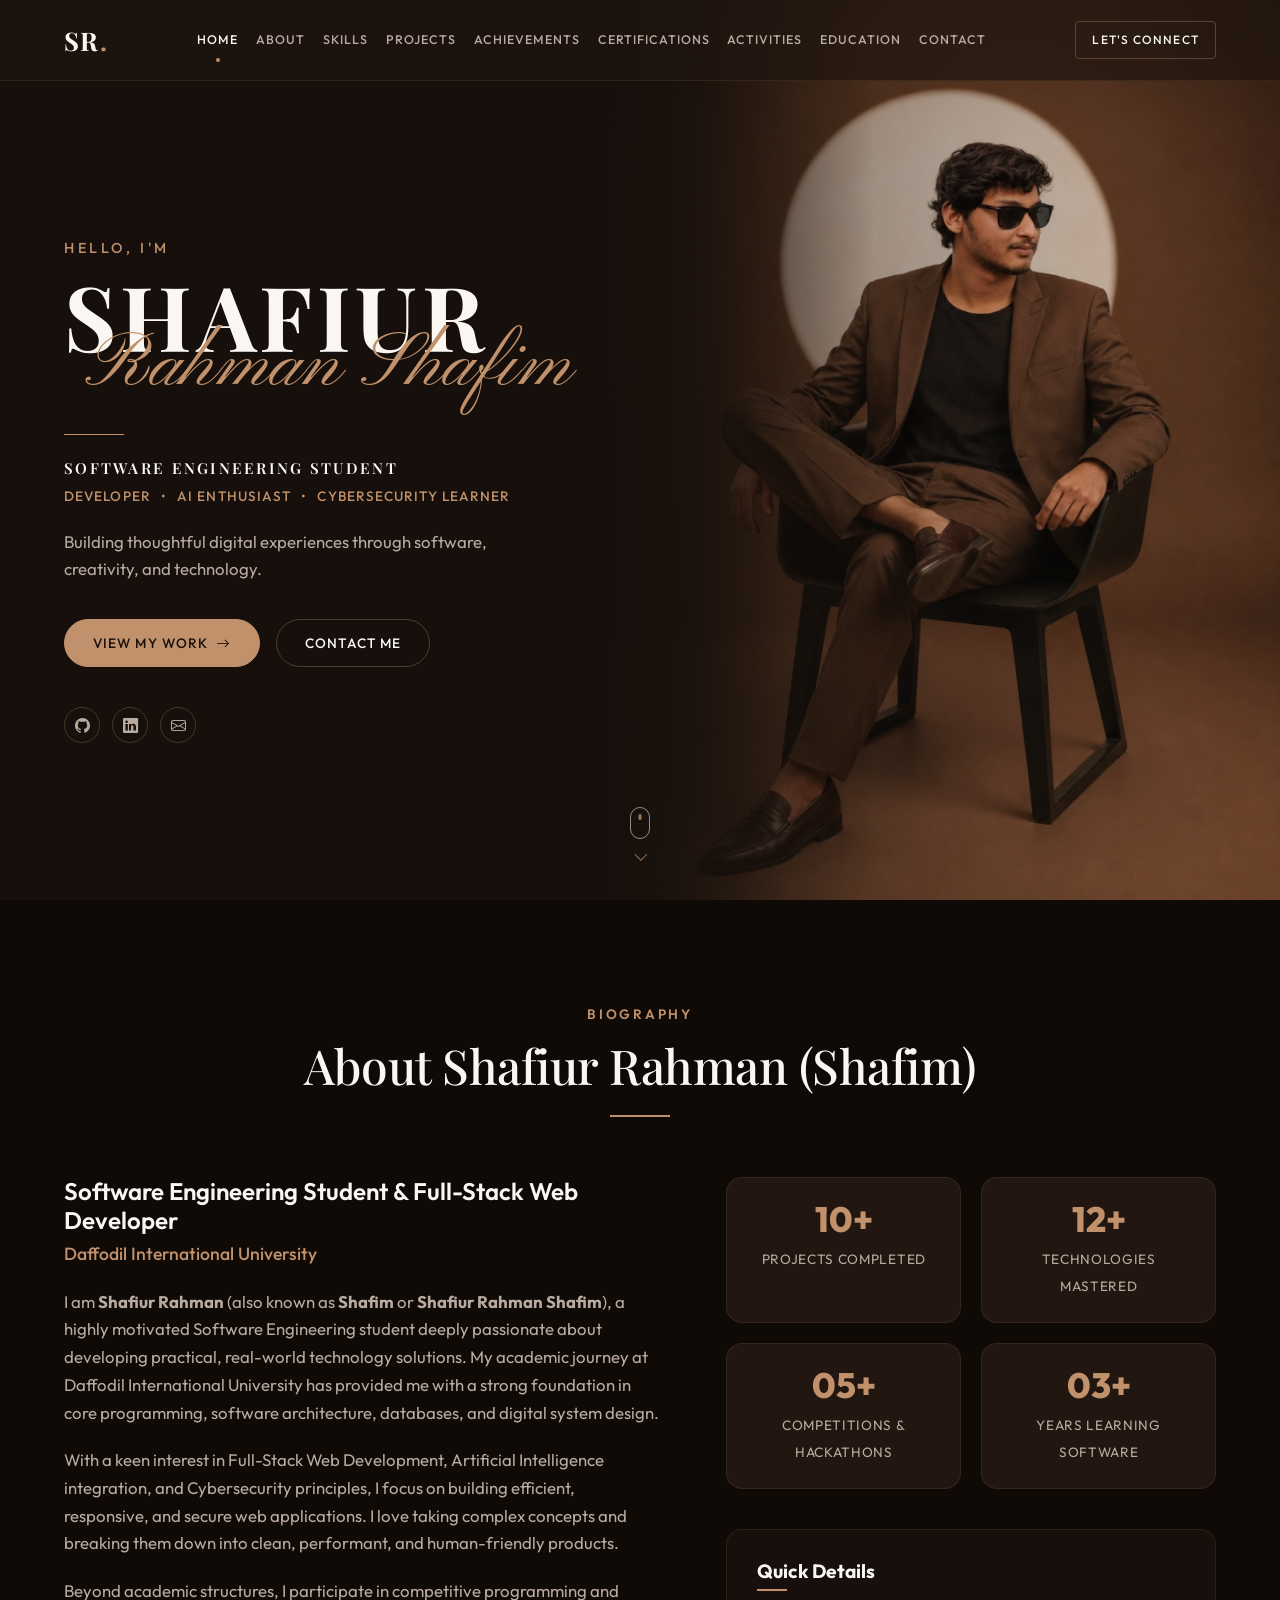
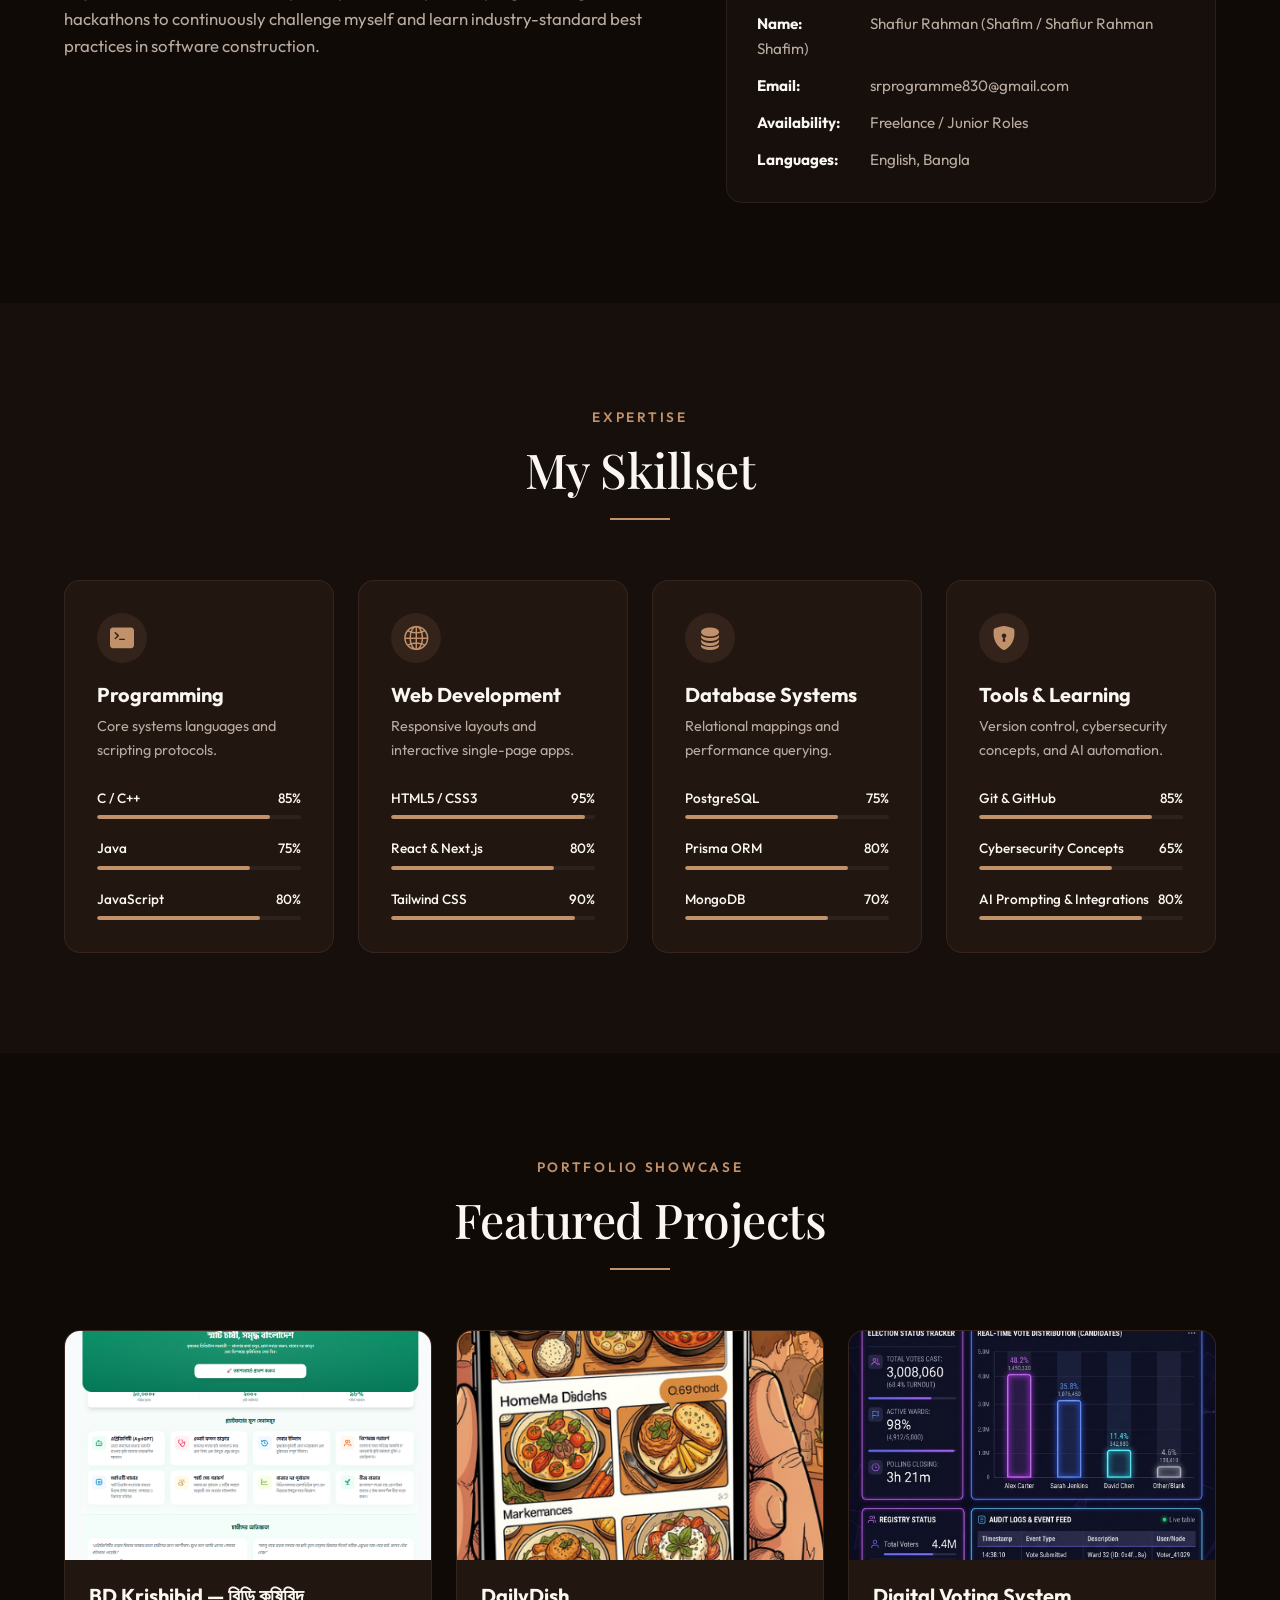
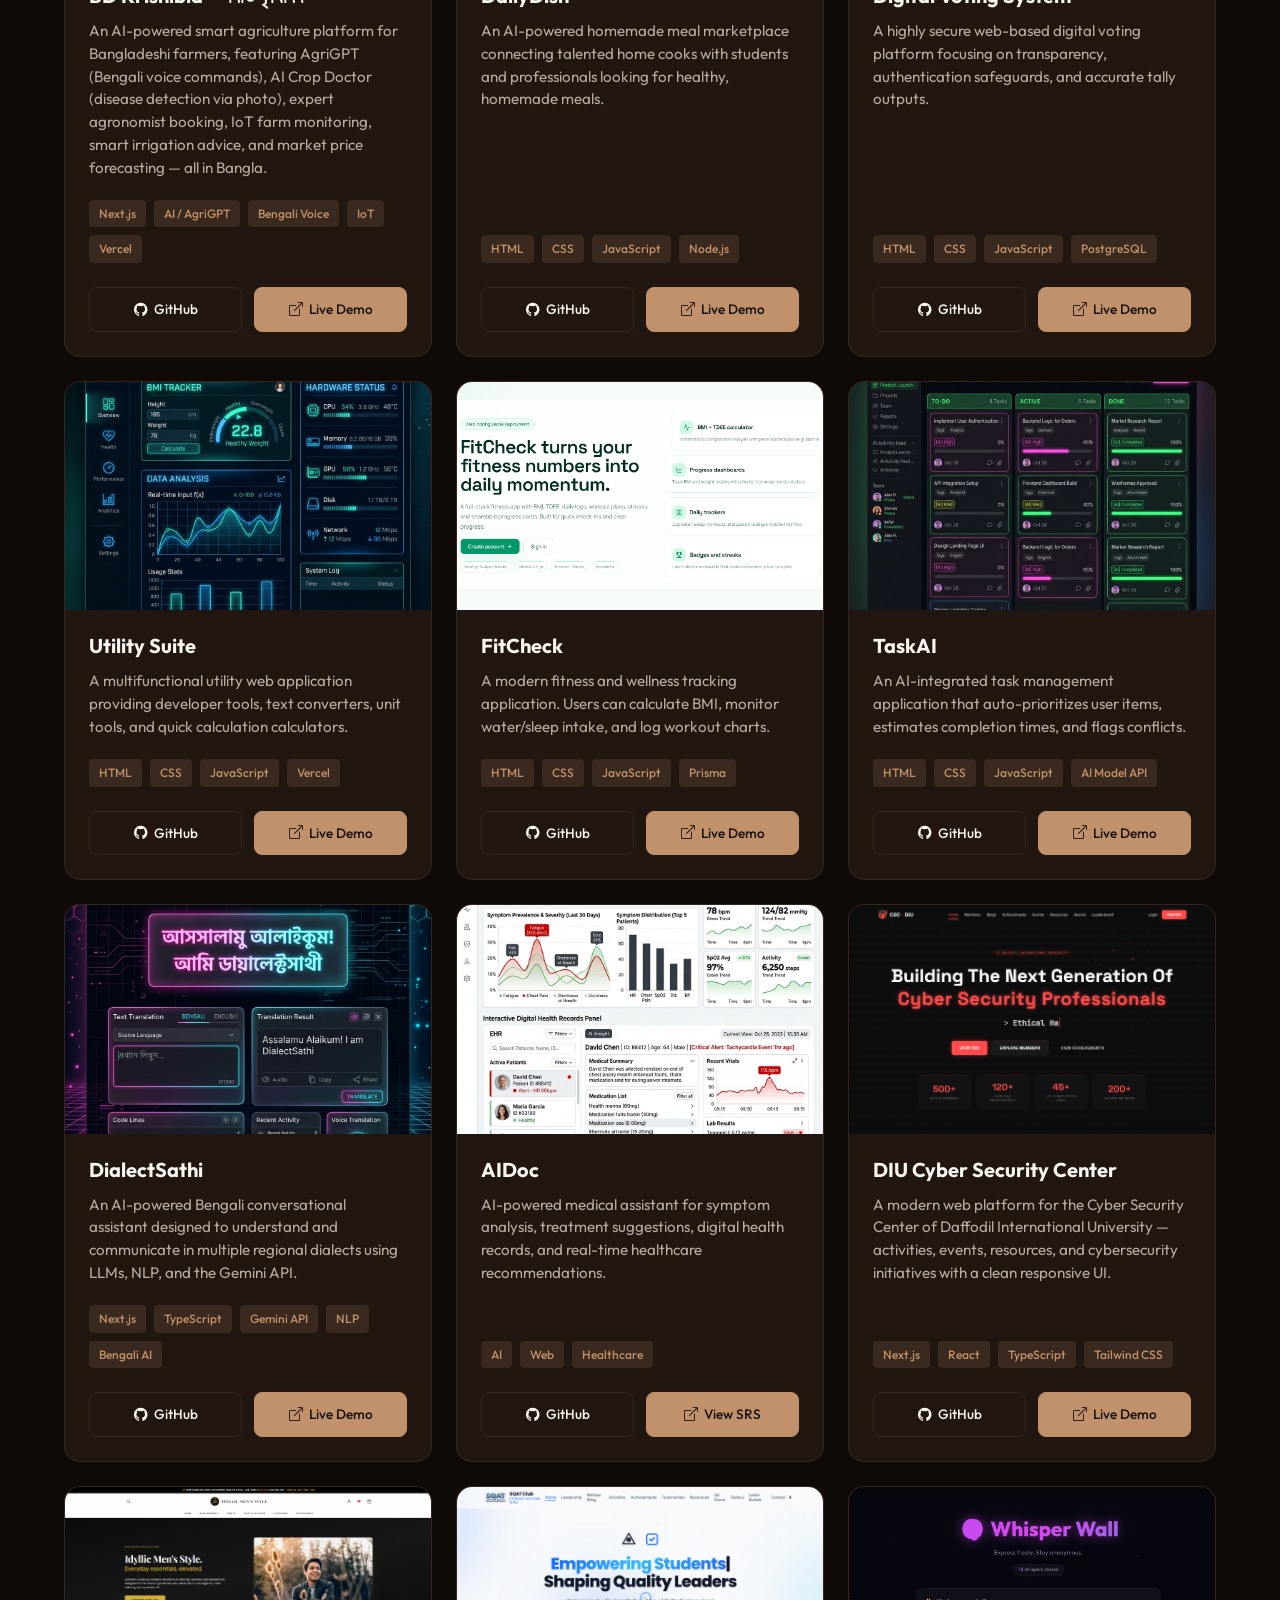
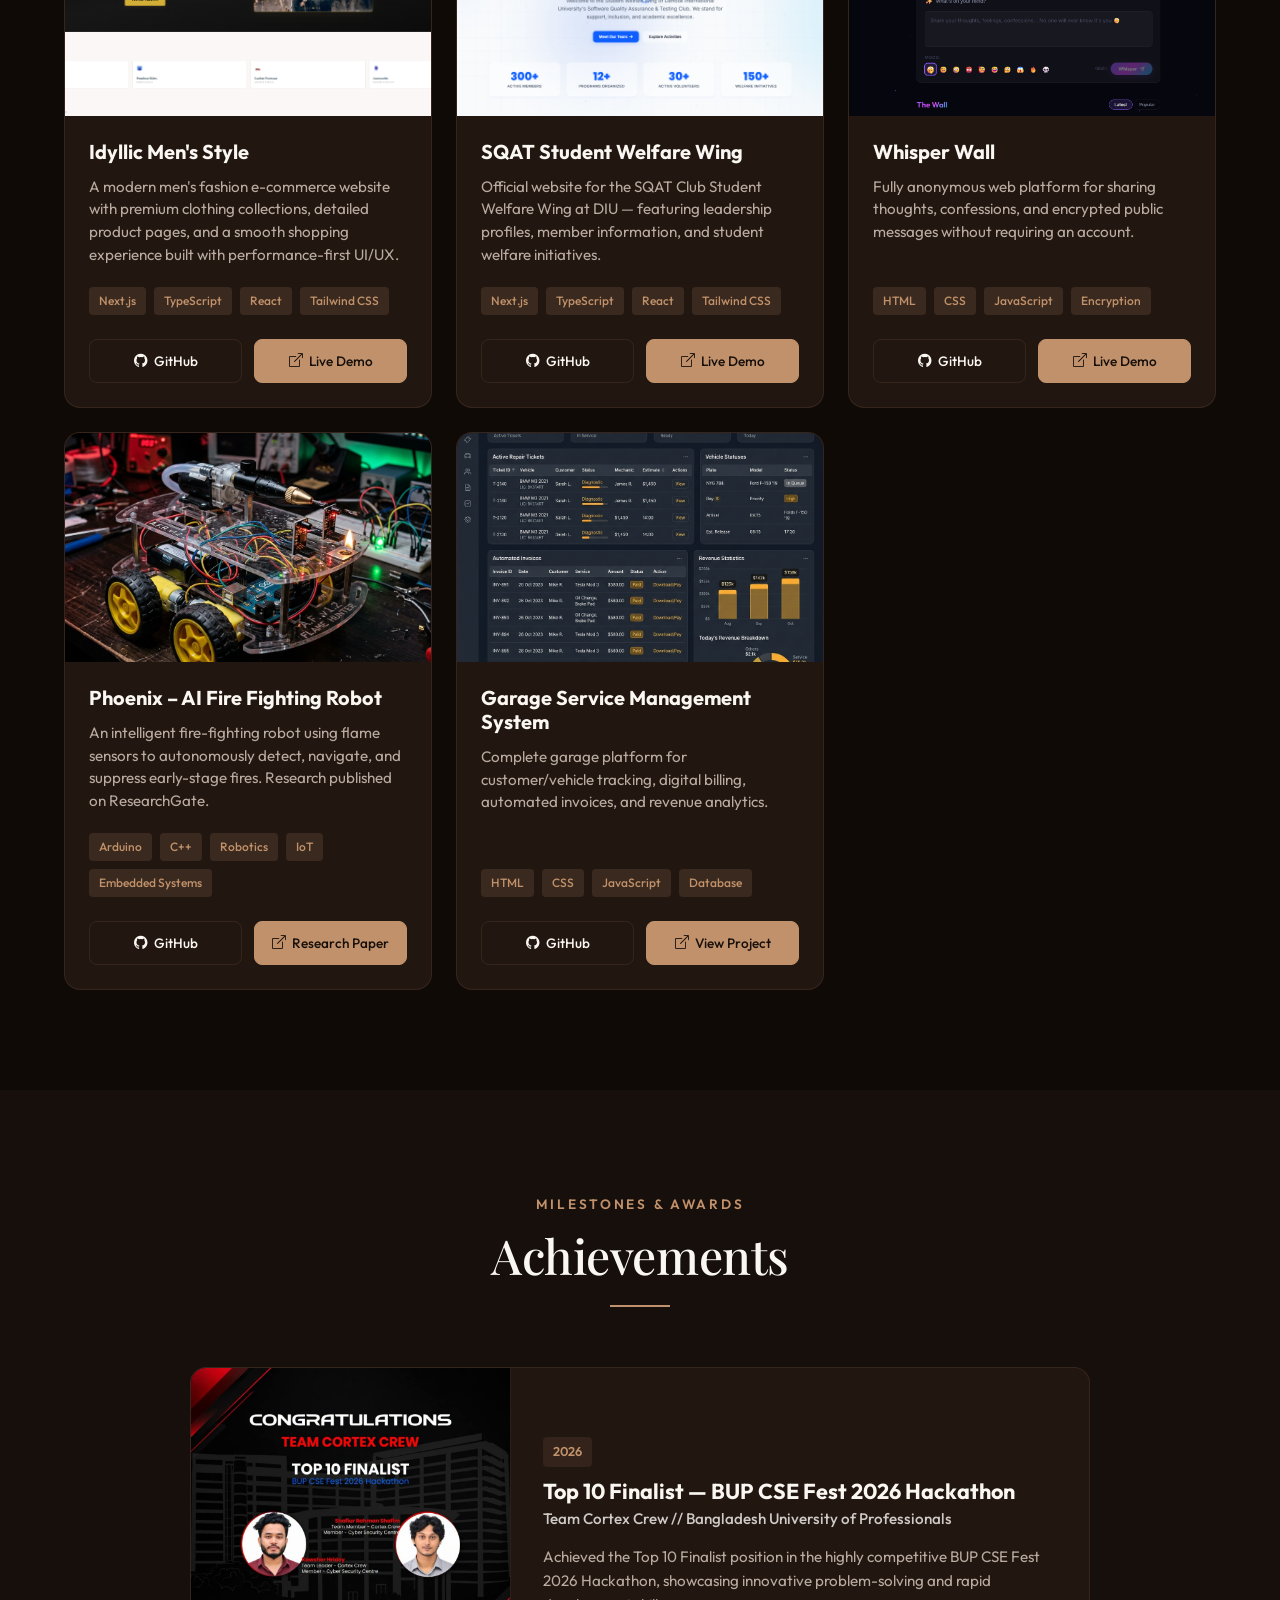
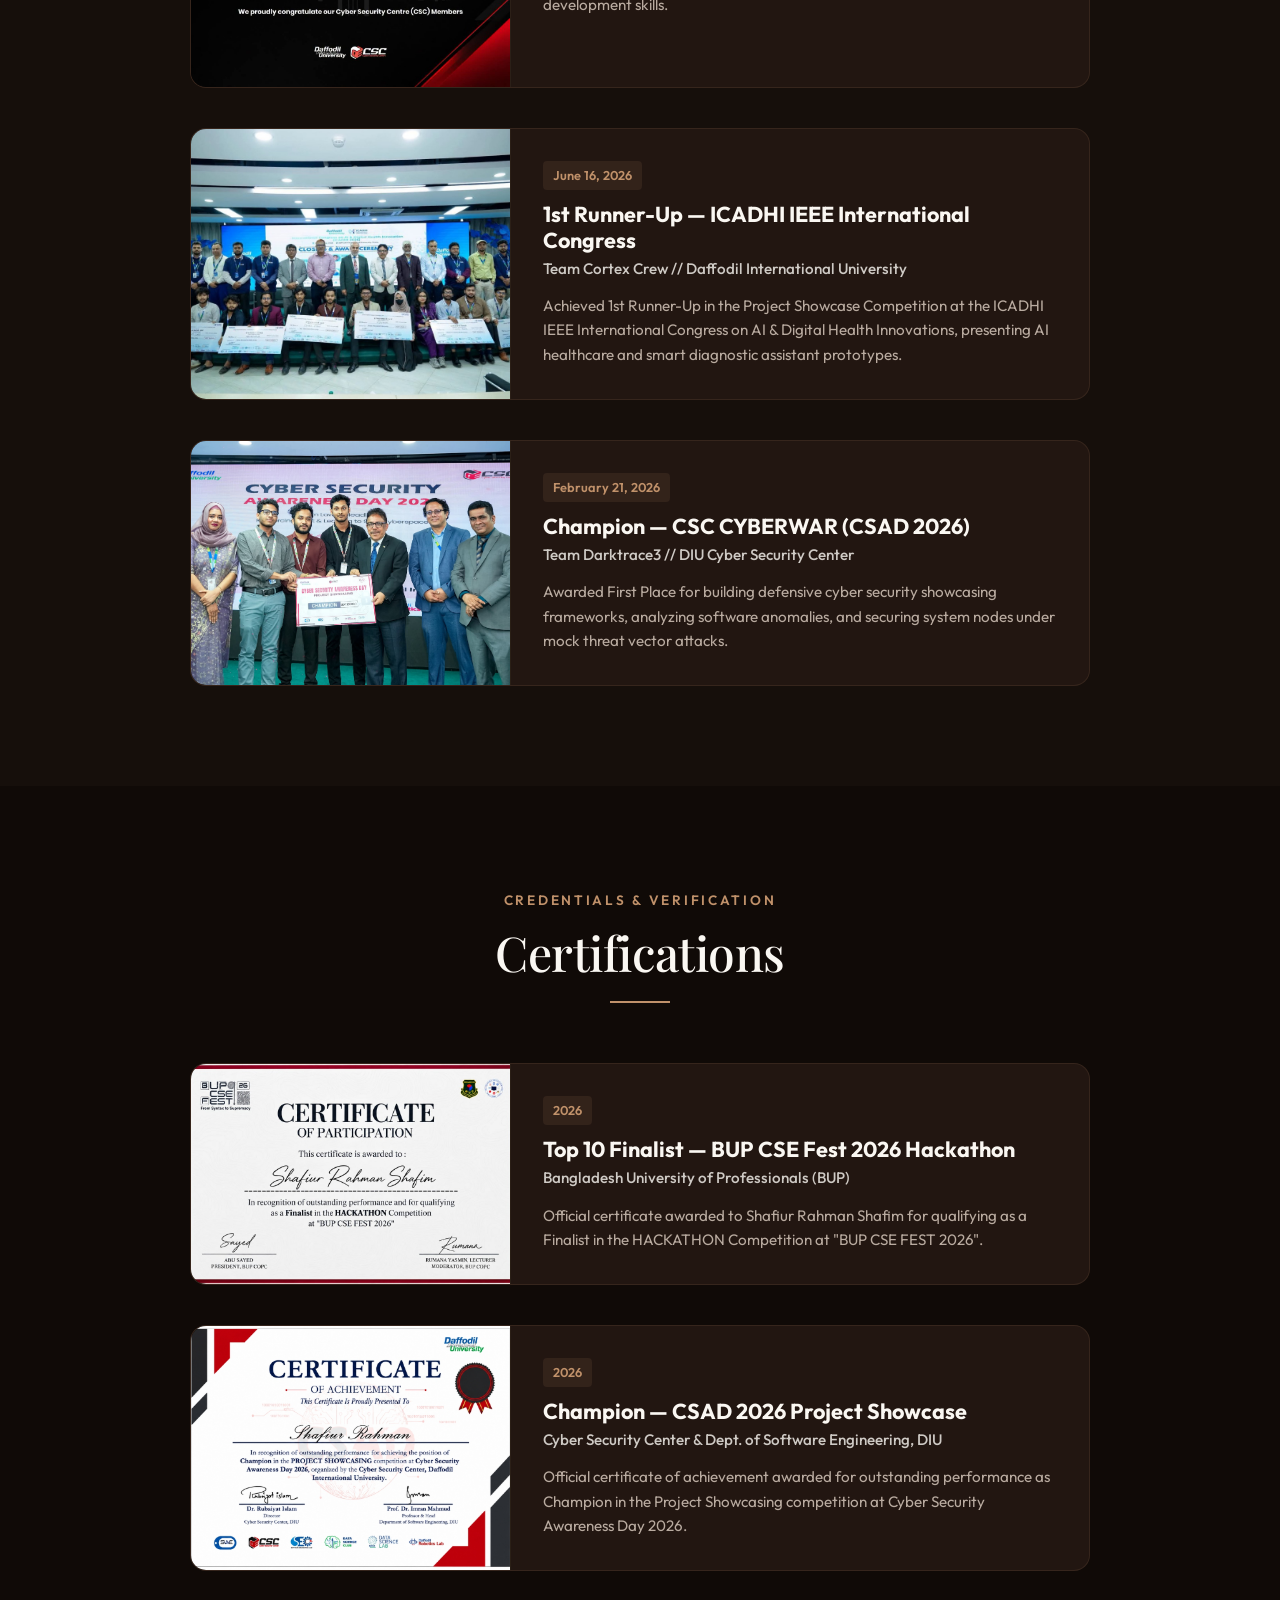
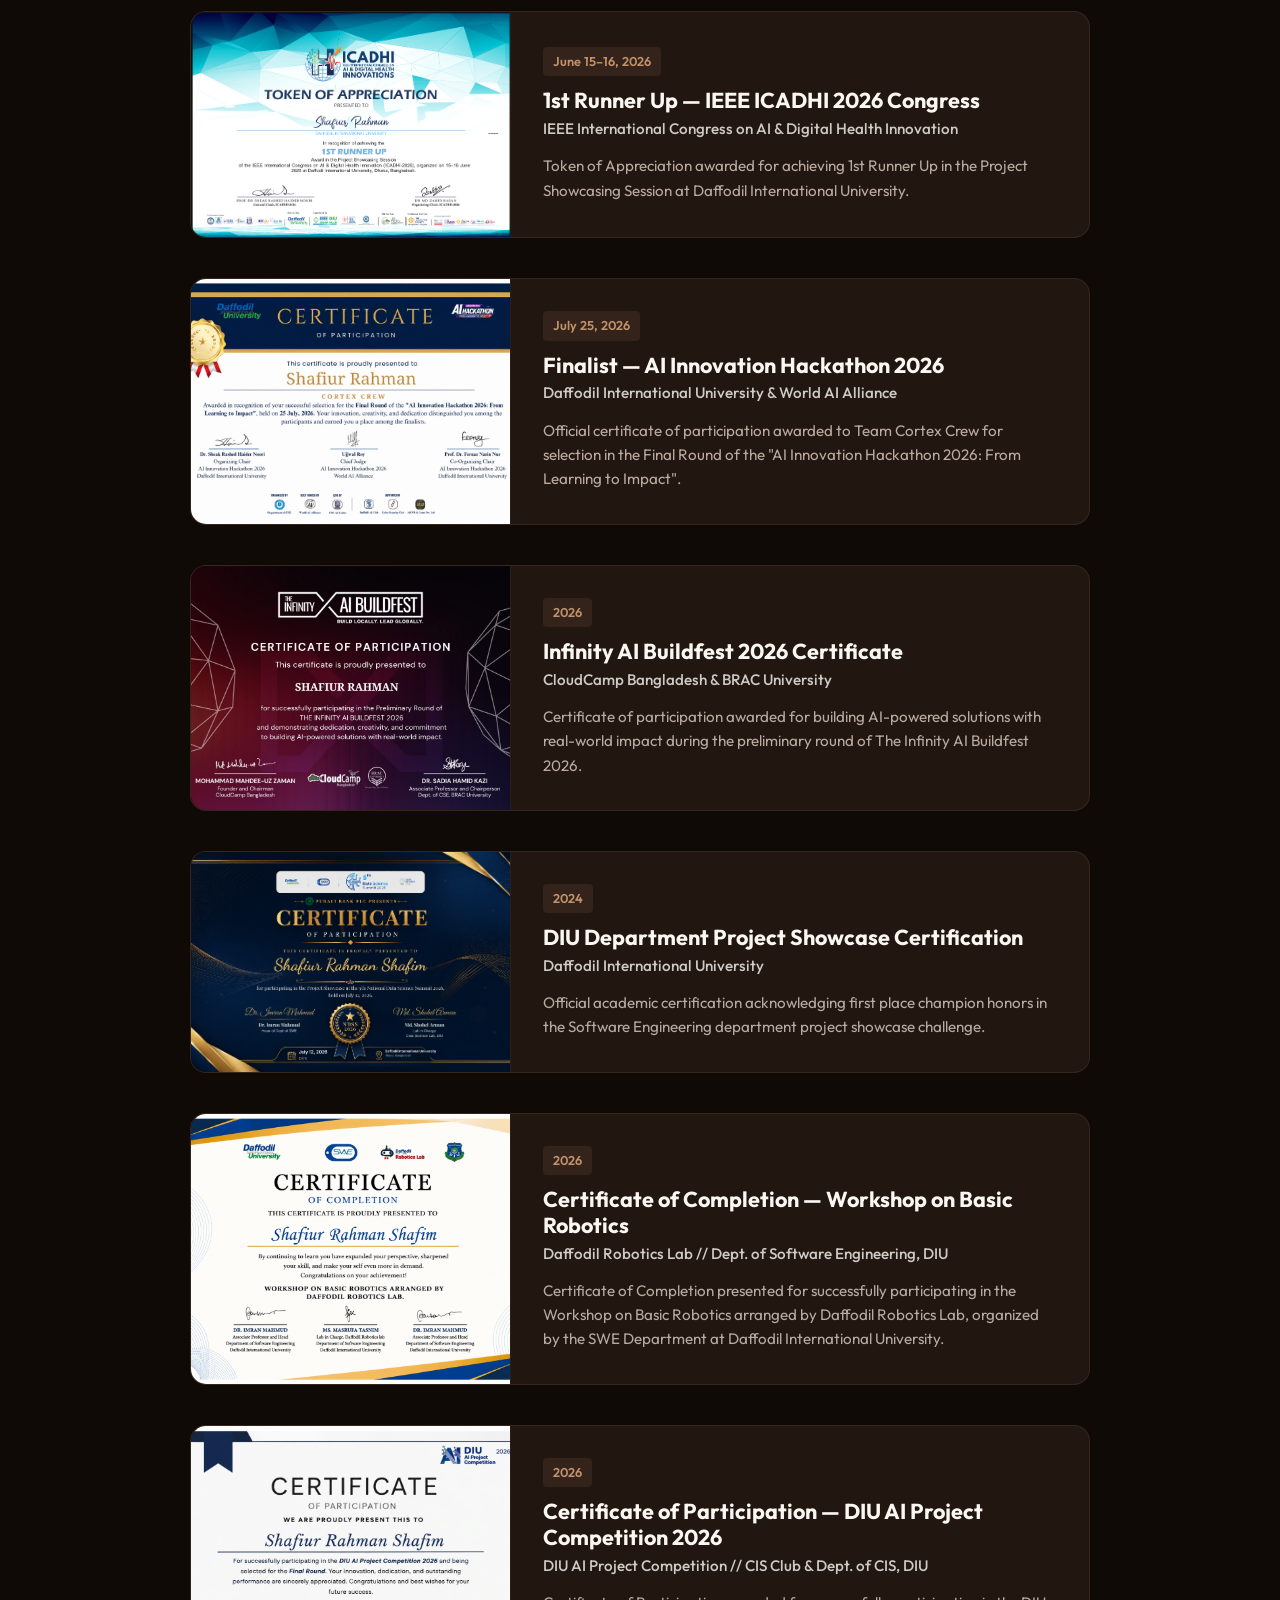
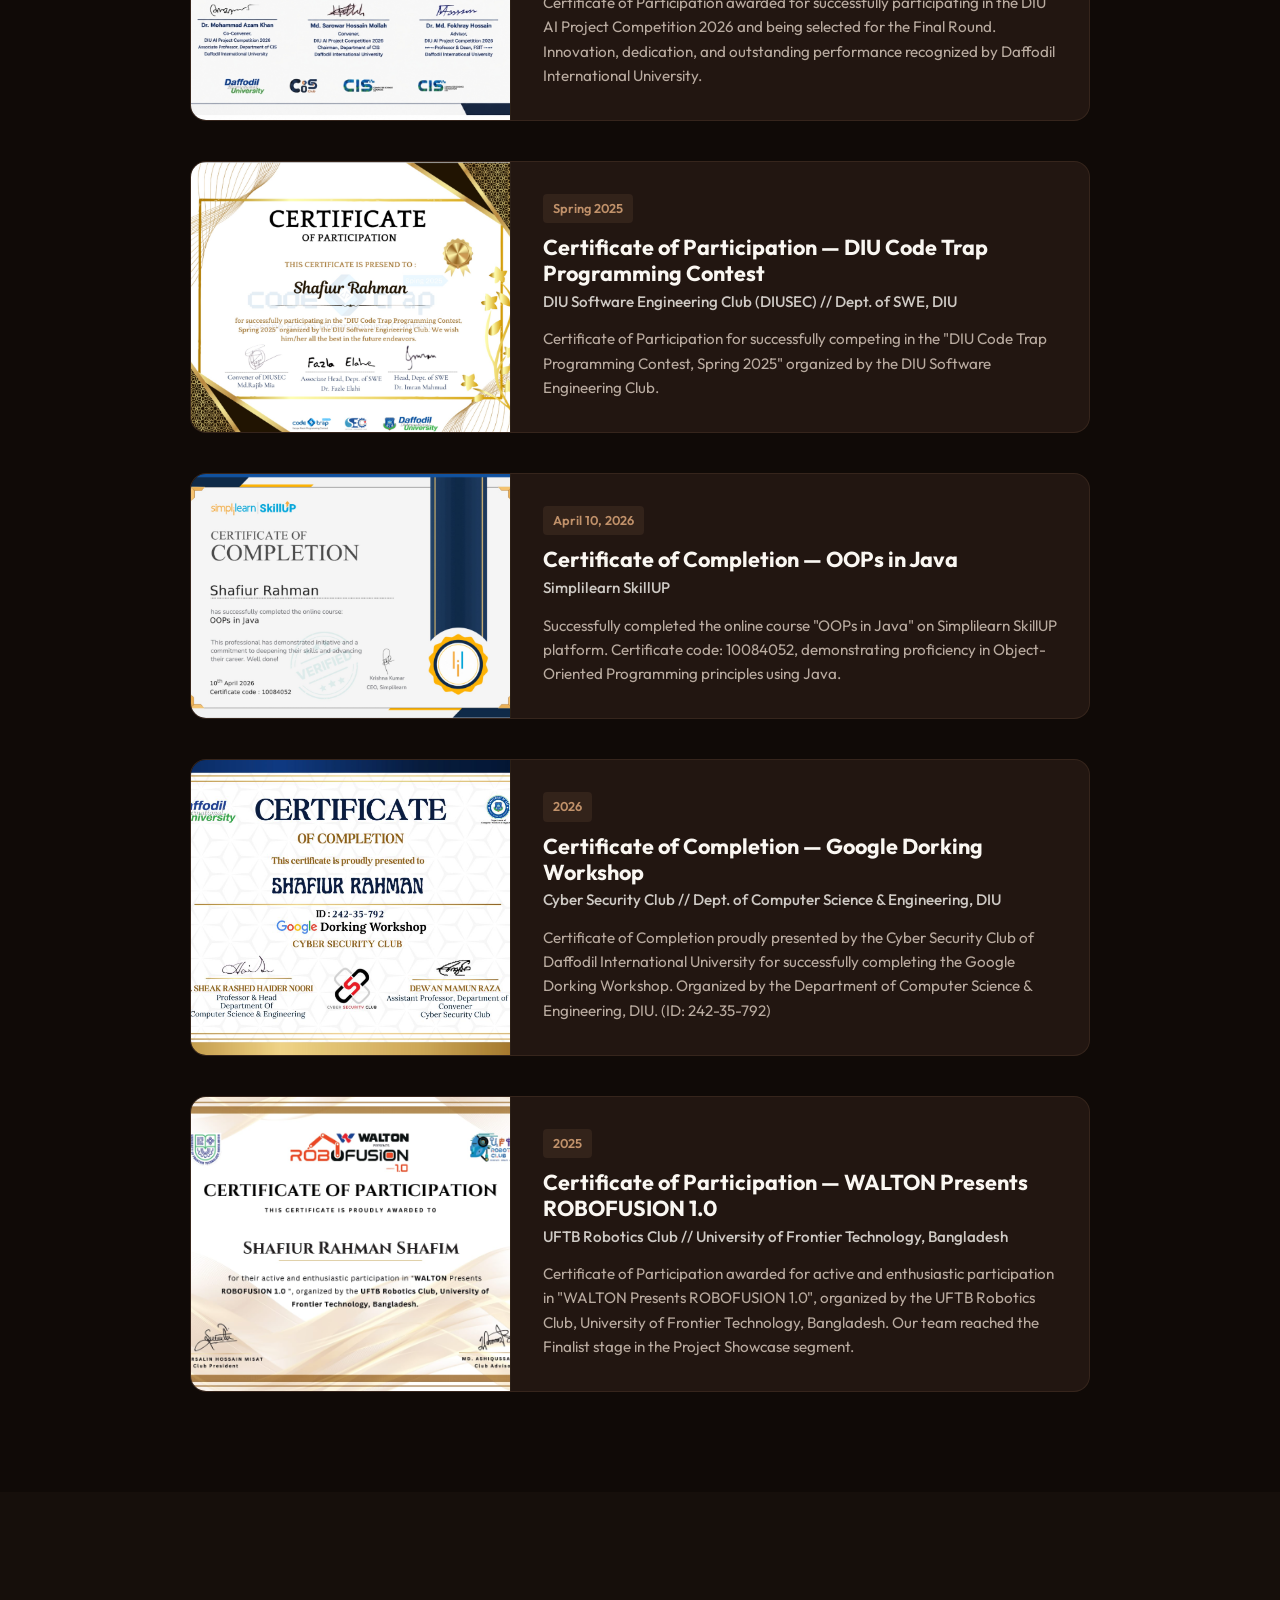
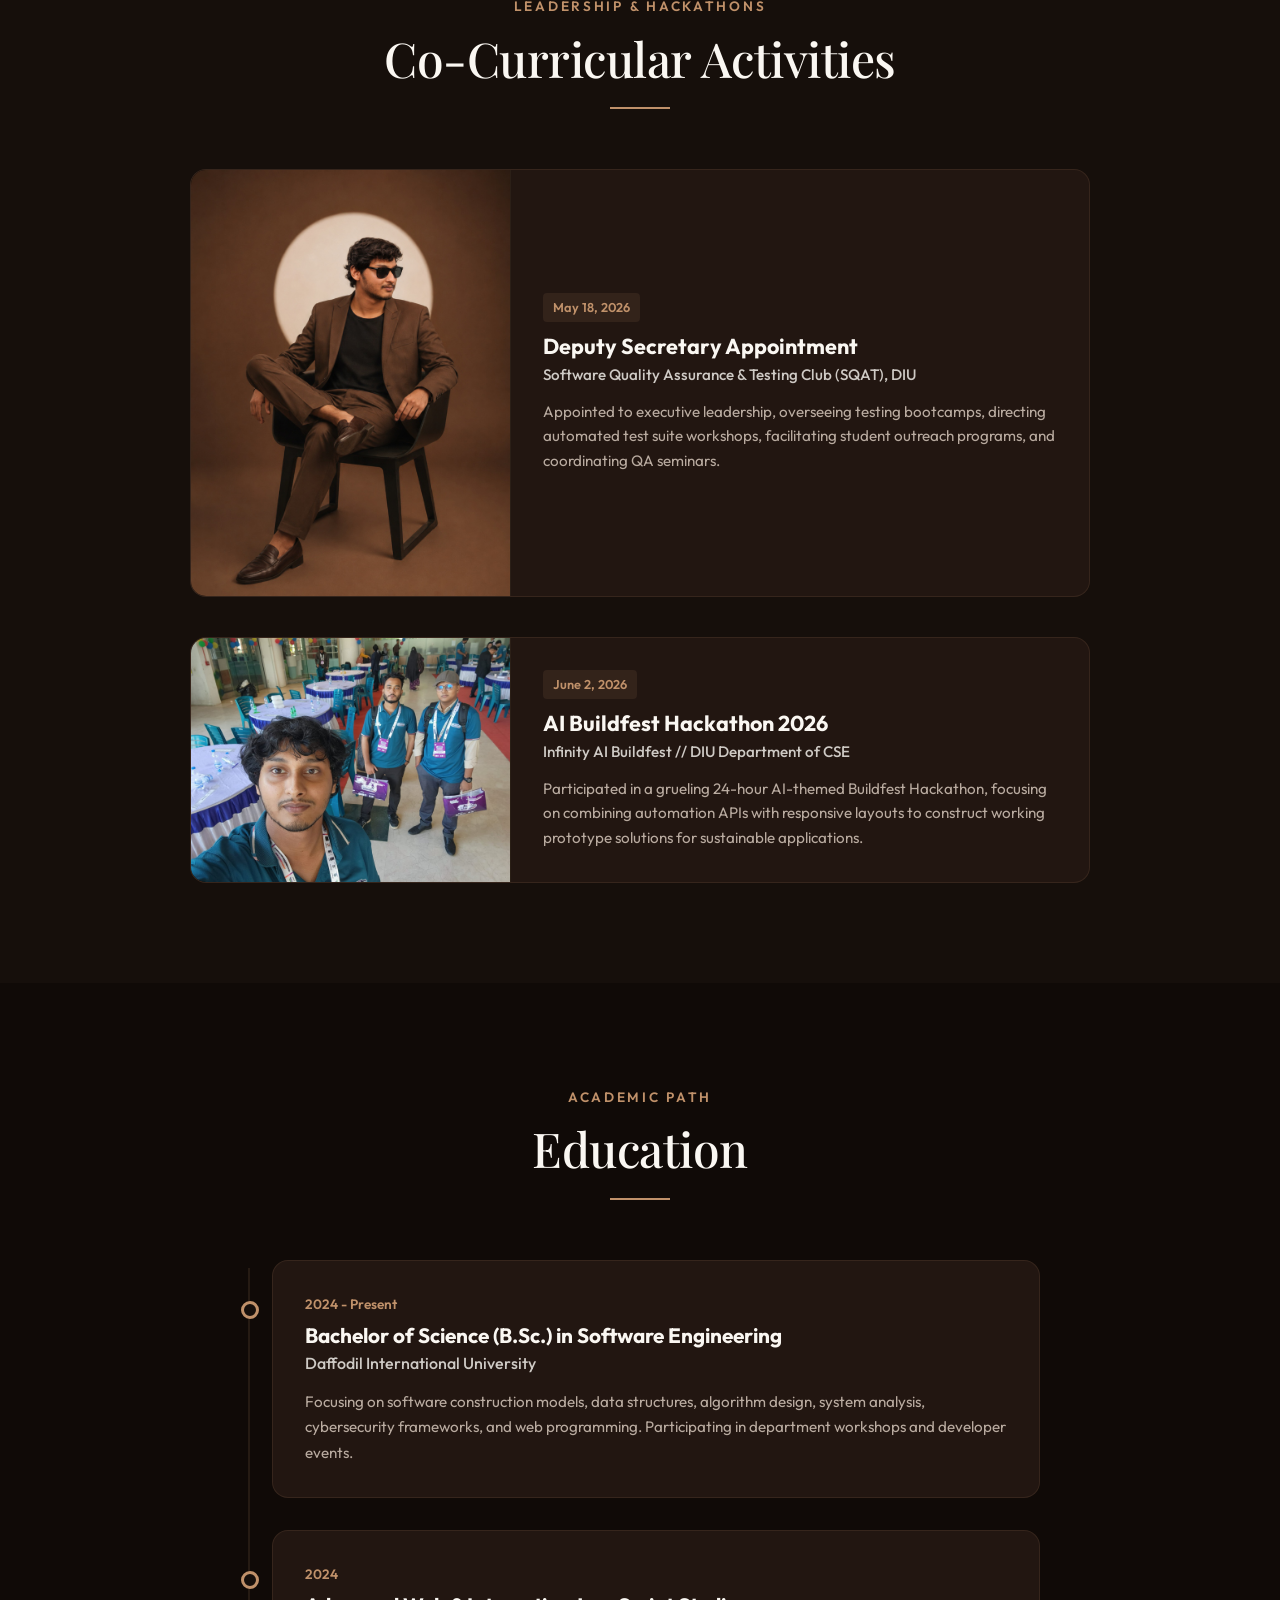
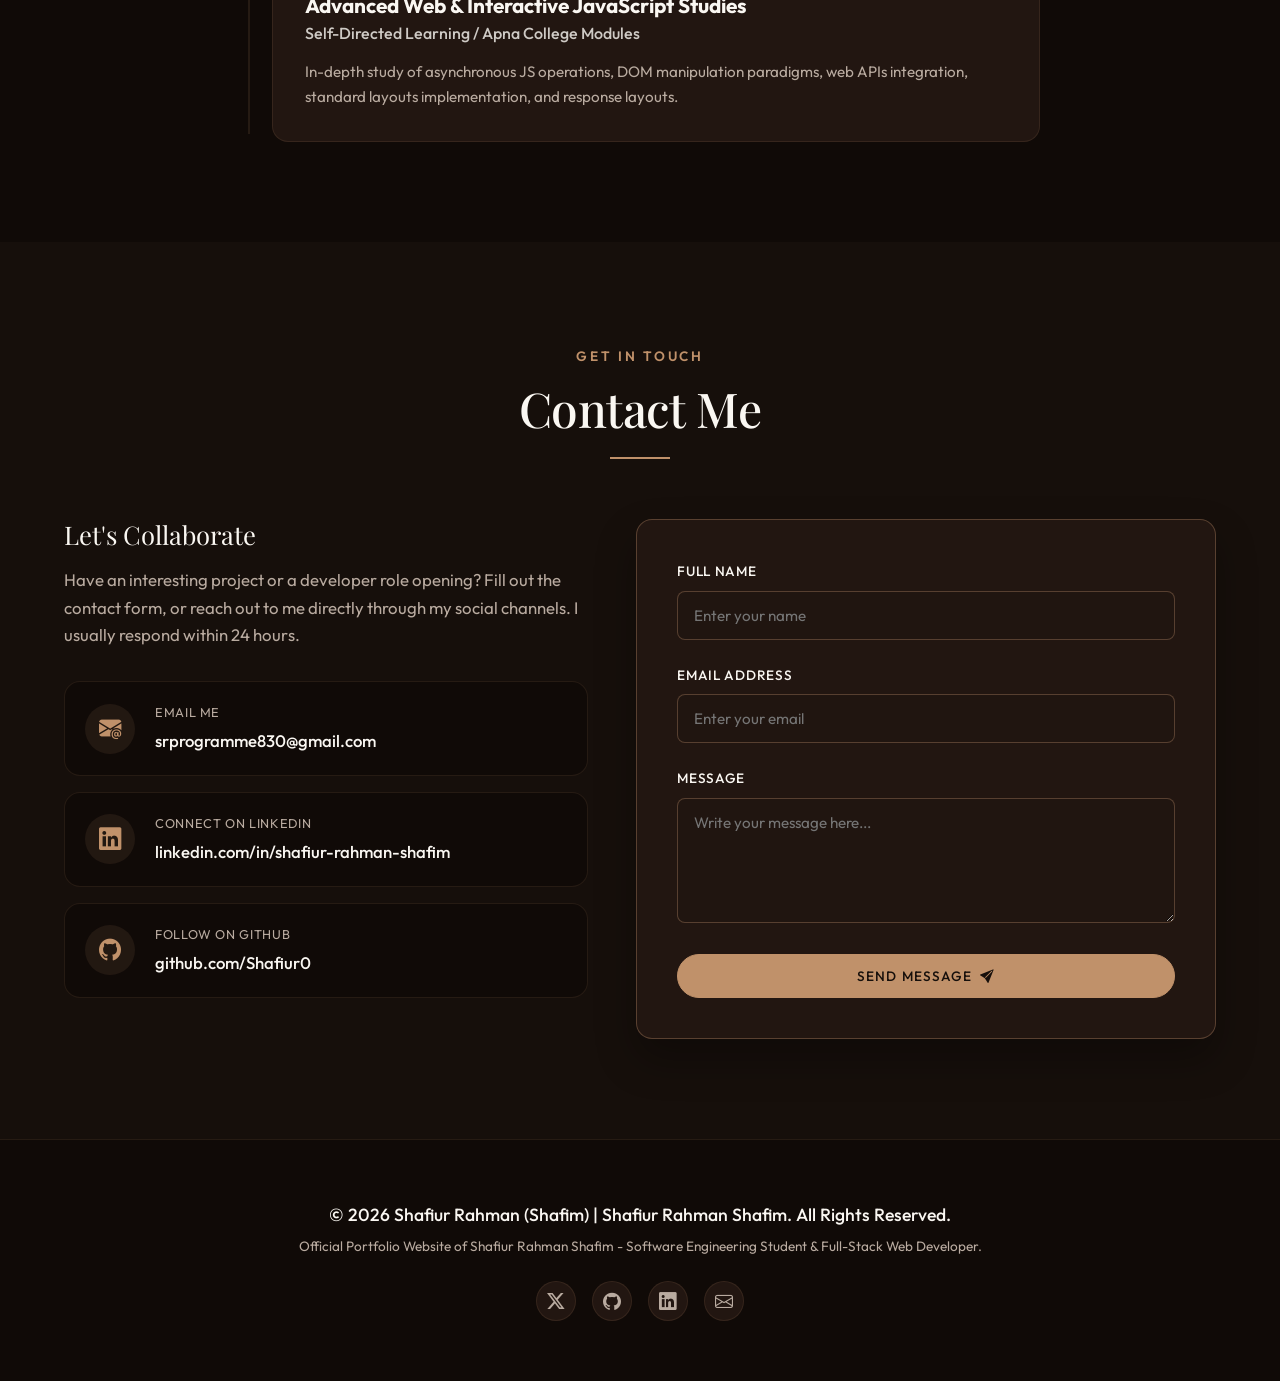
<file: index.html>
<!DOCTYPE html>
<html lang="en">
<head>
  <meta charset="UTF-8">
  <meta name="viewport" content="width=device-width, initial-scale=1.0">
  
  <!-- Primary Meta Tags -->
  <meta name="google-site-verification" content="HfGjhHQo8b99qjy9jC3gZS1ObVFfgmWdEdEYsEk9HL4" />
  <title>Shafiur Rahman (Shafim) | Shafiur Rahman Shafim - Software Engineer Portfolio</title>
  <meta name="title" content="Shafiur Rahman (Shafim) | Shafiur Rahman Shafim - Software Engineer Portfolio">
  <meta name="description" content="Official portfolio of Shafiur Rahman (Shafim / Shafiur Rahman Shafim) - Software Engineering Student at Daffodil International University, Full-Stack Web Developer, AI Enthusiast, and Cybersecurity Learner. Explore web applications, AI projects, certifications, and achievements.">
  <meta name="keywords" content="Shafiur Rahman, Shafim, Shafiur Rahman Shafim, Shafiur Rahman Portfolio, Shafim Portfolio, Shafiur Rahman Shafim Portfolio, Software Engineer, Full-Stack Developer, AI Developer, Daffodil International University, DIU, Shafiur0">
  <meta name="author" content="Shafiur Rahman (Shafim)">
  <meta name="robots" content="index, follow, max-image-preview:large, max-snippet:-1, max-video-preview:-1">
  <meta name="googlebot" content="index, follow, max-snippet:-1, max-image-preview:large">
  <meta name="bingbot" content="index, follow, max-snippet:-1, max-image-preview:large">
  <link rel="canonical" href="https://shafim.vercel.app/">
  
  <!-- Open Graph / Facebook / LinkedIn / Discord -->
  <meta property="og:type" content="profile">
  <meta property="og:url" content="https://shafim.vercel.app/">
  <meta property="og:title" content="Shafiur Rahman (Shafim) | Shafiur Rahman Shafim - Portfolio">
  <meta property="og:description" content="Official portfolio of Shafiur Rahman (Shafim / Shafiur Rahman Shafim) - Software Engineering Student, Full-Stack Web Developer, AI Enthusiast, and Cybersecurity Learner.">
  <meta property="og:image" content="https://shafim.vercel.app/shafiur.jpg">
  <meta property="og:image:alt" content="Shafiur Rahman (Shafim) Portrait">
  <meta property="og:site_name" content="Shafiur Rahman Shafim Portfolio">
  <meta property="profile:first_name" content="Shafiur">
  <meta property="profile:last_name" content="Rahman">
  <meta property="profile:username" content="Shafim">

  <!-- Twitter / X -->
  <meta name="twitter:card" content="summary_large_image">
  <meta name="twitter:url" content="https://shafim.vercel.app/">
  <meta name="twitter:title" content="Shafiur Rahman (Shafim) | Shafiur Rahman Shafim - Portfolio">
  <meta name="twitter:description" content="Official portfolio of Shafiur Rahman (Shafim / Shafiur Rahman Shafim) - Software Engineering Student, Full-Stack Web Developer, AI Enthusiast, and Cybersecurity Learner.">
  <meta name="twitter:image" content="https://shafim.vercel.app/shafiur.jpg">
  <meta name="twitter:image:alt" content="Shafiur Rahman (Shafim) Portrait">
  <meta name="twitter:site" content="@Shafiur792">
  <meta name="twitter:creator" content="@Shafiur792">

  <!-- Schema.org JSON-LD Structured Data for Search Engine Knowledge Graphs -->
  <script type="application/ld+json">
  {
    "@context": "https://schema.org",
    "@graph": [
      {
        "@type": "Person",
        "@id": "https://shafim.vercel.app/#person",
        "name": "Shafiur Rahman",
        "givenName": "Shafiur",
        "familyName": "Rahman",
        "additionalName": "Shafim",
        "alternateName": [
          "Shafim",
          "Shafiur Rahman Shafim",
          "Shafiur0",
          "Shafiur Rahman (Shafim)"
        ],
        "url": "https://shafim.vercel.app/",
        "image": {
          "@type": "ImageObject",
          "url": "https://shafim.vercel.app/shafiur.jpg",
          "caption": "Shafiur Rahman (Shafim) Portrait"
        },
        "jobTitle": "Software Engineer & Full-Stack Web Developer",
        "alumniOf": {
          "@type": "EducationalOrganization",
          "name": "Daffodil International University",
          "sameAs": "https://daffodilvarsity.edu.bd/"
        },
        "sameAs": [
          "https://github.com/Shafiur0",
          "https://www.linkedin.com/in/shafiur-rahman-shafim-87383a316/",
          "https://x.com/Shafiur792",
          "https://shafim.vercel.app/"
        ],
        "email": "mailto:srprogramme830@gmail.com",
        "description": "Shafiur Rahman (Shafim / Shafiur Rahman Shafim) is a Software Engineering Student at Daffodil International University, Full-Stack Web Developer, AI Enthusiast, and Cybersecurity Learner."
      },
      {
        "@type": "WebSite",
        "@id": "https://shafim.vercel.app/#website",
        "url": "https://shafim.vercel.app/",
        "name": "Shafiur Rahman Shafim Portfolio",
        "alternateName": [
          "Shafim Portfolio",
          "Shafiur Rahman Portfolio",
          "Shafiur Rahman Shafim Official Website"
        ],
        "publisher": {
          "@id": "https://shafim.vercel.app/#person"
        },
        "inLanguage": "en-US"
      },
      {
        "@type": "ProfilePage",
        "@id": "https://shafim.vercel.app/#webpage",
        "url": "https://shafim.vercel.app/",
        "name": "Shafiur Rahman (Shafim) | Shafiur Rahman Shafim - Software Engineer Portfolio",
        "isPartOf": {
          "@id": "https://shafim.vercel.app/#website"
        },
        "about": {
          "@id": "https://shafim.vercel.app/#person"
        },
        "mainEntity": {
          "@id": "https://shafim.vercel.app/#person"
        }
      }
    ]
  }
  </script>

  <!-- Premium Fonts (Outfit for sans-serif, Playfair Display for headers, Pinyon Script for luxury signature) -->
  <link rel="preconnect" href="https://fonts.googleapis.com">
  <link rel="preconnect" href="https://fonts.gstatic.com" crossorigin>
  <link href="https://fonts.googleapis.com/css2?family=Outfit:wght@300;400;500;600;700;800;900&family=Playfair+Display:ital,wght@0,400..900;1,400..900&family=Pinyon+Script&display=swap" rel="stylesheet">
  
  <!-- Bootstrap Icons CDN for navigation and social icons -->
  <link rel="stylesheet" href="https://cdn.jsdelivr.net/npm/bootstrap-icons@1.11.3/font/bootstrap-icons.min.css">
  
  <!-- Project Custom Stylesheet -->
  <link rel="stylesheet" href="style.css">
</head>
<body>

  <!-- ==================== HEADER / NAVIGATION ==================== -->
  <header id="header-nav" class="floating-header">
    <div class="nav-container">
      <!-- Left: Brand Logo -->
      <a href="#home" class="logo-brand">
        SR<span class="logo-accent">.</span>
      </a>
      
      <!-- Center: Desktop Navigation Menu -->
      <nav id="navbar" class="nav-menu">
        <ul class="nav-list">
          <li><a href="#home" class="nav-link active">Home</a></li>
          <li><a href="#about" class="nav-link">About</a></li>
          <li><a href="#skills" class="nav-link">Skills</a></li>
          <li><a href="#projects" class="nav-link">Projects</a></li>
          <li><a href="#achievements" class="nav-link">Achievements</a></li>
          <li><a href="#certifications" class="nav-link">Certifications</a></li>
          <li><a href="#activities" class="nav-link">Activities</a></li>
          <li><a href="#education" class="nav-link">Education</a></li>
          <li><a href="#contact" class="nav-link">Contact</a></li>
        </ul>
      </nav>

      <!-- Right: Navigation CTA Button -->
      <div class="nav-cta-wrapper">
        <a href="#contact" class="btn btn-nav-connect">Let's Connect</a>
      </div>

      <!-- Mobile Nav Toggle Icon -->
      <button id="mobile-toggle" class="mobile-nav-toggle" aria-label="Toggle Navigation menu">
        <i class="bi bi-list"></i>
      </button>
    </div>
  </header>

  <!-- ==================== HERO / HOME SECTION ==================== -->
  <section id="home" class="hero-section">
    <!-- Left/Back Image Container for shafiur.jpg -->
    <div class="hero-image-container">
      <img src="shafiur.jpg" alt="Shafiur Rahman (Shafim) - Shafiur Rahman Shafim Portfolio Portrait" class="hero-portrait-img">
    </div>
    
    <!-- Blended dark cinematic background overlay overlaying shafiur.jpg -->
    <div class="hero-bg-overlay"></div>
    
    <div class="hero-container">
      <div class="hero-text-content">
        <!-- Sub-greeting -->
        <span class="hero-hello animate-fade-in-up">Hello, I'm</span>
        
        <!-- Big Serif name with signature overlay -->
        <h1 class="hero-title animate-fade-in-up" aria-label="Shafiur Rahman Shafim (Shafim)">
          <span class="first-name">SHAFIUR</span>
          <span class="signature-name">Rahman Shafim</span>
        </h1>
        
        <!-- Horizontal divider line -->
        <div class="hero-divider animate-fade-in-up"></div>
        
        <!-- Sub-roles badges and titles -->
        <h2 class="hero-badge-title animate-fade-in-up">Software Engineering Student</h2>
        
        <p class="hero-subtitle animate-fade-in-up">
          Developer <span class="accent-dot">•</span> AI Enthusiast <span class="accent-dot">•</span> Cybersecurity Learner
        </p>
        
        <p class="hero-description animate-fade-in-up">
          Building thoughtful digital experiences through software, creativity, and technology.
        </p>
        
        <!-- CTA buttons -->
        <div class="hero-ctas animate-fade-in-up">
          <a href="#projects" class="btn btn-primary">View My Work <i class="bi bi-arrow-right"></i></a>
          <a href="#contact" class="btn btn-secondary">Contact Me</a>
        </div>

        <!-- Social Icons at bottom left of hero -->
        <div class="hero-socials animate-fade-in-up">
          <a href="https://github.com/Shafiur0" target="_blank" rel="noopener noreferrer" aria-label="GitHub"><i class="bi bi-github"></i></a>
          <a href="https://www.linkedin.com/in/shafiur-rahman-shafim-87383a316/" target="_blank" rel="noopener noreferrer" aria-label="LinkedIn"><i class="bi bi-linkedin"></i></a>
          <a href="mailto:srprogramme830@gmail.com" aria-label="Email"><i class="bi bi-envelope"></i></a>
        </div>
      </div>
    </div>

    <!-- Scroll down mouse indicator at center bottom -->
    <div class="scroll-indicator">
      <span class="scroll-mouse">
        <span class="scroll-wheel"></span>
      </span>
      <i class="bi bi-chevron-down scroll-arrow"></i>
    </div>
  </section>

  <!-- ==================== ABOUT SECTION ==================== -->
  <section id="about" class="section section-about">
    <div class="container">
      <div class="section-title reveal">
        <span class="section-subtitle">Biography</span>
        <h2>About Shafiur Rahman (Shafim)</h2>
        <div class="title-divider"></div>
      </div>
      
      <div class="about-grid">
        <!-- Left Column: Biography Info -->
        <div class="about-left reveal">
          <h3 class="about-greeting">Software Engineering Student &amp; Full-Stack Web Developer</h3>
          <h4 class="about-inst">Daffodil International University</h4>
          
          <p class="about-paragraph">
            I am <strong>Shafiur Rahman</strong> (also known as <strong>Shafim</strong> or <strong>Shafiur Rahman Shafim</strong>), a highly motivated Software Engineering student deeply passionate about developing practical, real-world technology solutions. My academic journey at Daffodil International University has provided me with a strong foundation in core programming, software architecture, databases, and digital system design.
          </p>
          <p class="about-paragraph">
            With a keen interest in Full-Stack Web Development, Artificial Intelligence integration, and Cybersecurity principles, I focus on building efficient, responsive, and secure web applications. I love taking complex concepts and breaking them down into clean, performant, and human-friendly products.
          </p>
          <p class="about-paragraph">
            Beyond academic structures, I participate in competitive programming and hackathons to continuously challenge myself and learn industry-standard best practices in software construction.
          </p>
        </div>
        
        <!-- Right Column: Personal Highlights & Statistics (Box Model Demo) -->
        <div class="about-right reveal">
          <div class="stats-grid">
            <!-- Box Model Demo: stats-card displays clear paddings, margins, and borders -->
            <div class="stats-card">
              <span class="stats-number">10+</span>
              <span class="stats-label">Projects Completed</span>
            </div>
            
            <div class="stats-card">
              <span class="stats-number">12+</span>
              <span class="stats-label">Technologies Mastered</span>
            </div>
            
            <div class="stats-card">
              <span class="stats-number">05+</span>
              <span class="stats-label">Competitions &amp; Hackathons</span>
            </div>
            
            <div class="stats-card">
              <span class="stats-number">03+</span>
              <span class="stats-label">Years Learning Software</span>
            </div>
          </div>
          
          <div class="personal-details">
            <h3>Quick Details</h3>
            <ul class="details-list">
              <li><strong>Name:</strong> Shafiur Rahman (Shafim / Shafiur Rahman Shafim)</li>
              <li><strong>Email:</strong> srprogramme830@gmail.com</li>
              <li><strong>Availability:</strong> Freelance / Junior Roles</li>
              <li><strong>Languages:</strong> English, Bangla</li>
            </ul>
          </div>
        </div>
      </div>
    </div>
  </section>

  <!-- ==================== SKILLS SECTION ==================== -->
  <section id="skills" class="section section-skills">
    <div class="container">
      <div class="section-title reveal">
        <span class="section-subtitle">Expertise</span>
        <h2>My Skillset</h2>
        <div class="title-divider"></div>
      </div>
      
      <div class="skills-grid">
        <!-- Programming Category -->
        <div class="skill-category-card reveal">
          <div class="category-icon"><i class="bi bi-terminal-fill"></i></div>
          <h3>Programming</h3>
          <p class="category-desc">Core systems languages and scripting protocols.</p>
          
          <div class="skill-items">
            <div class="skill-item">
              <div class="skill-meta"><span>C / C++</span><span class="skill-percentage">85%</span></div>
              <div class="skill-bar-bg"><div class="skill-bar-fill" style="width: 85%"></div></div>
            </div>
            <div class="skill-item">
              <div class="skill-meta"><span>Java</span><span class="skill-percentage">75%</span></div>
              <div class="skill-bar-bg"><div class="skill-bar-fill" style="width: 75%"></div></div>
            </div>
            <div class="skill-item">
              <div class="skill-meta"><span>JavaScript</span><span class="skill-percentage">80%</span></div>
              <div class="skill-bar-bg"><div class="skill-bar-fill" style="width: 80%"></div></div>
            </div>
          </div>
        </div>
        
        <!-- Web Category -->
        <div class="skill-category-card reveal">
          <div class="category-icon"><i class="bi bi-globe2"></i></div>
          <h3>Web Development</h3>
          <p class="category-desc">Responsive layouts and interactive single-page apps.</p>
          
          <div class="skill-items">
            <div class="skill-item">
              <div class="skill-meta"><span>HTML5 / CSS3</span><span class="skill-percentage">95%</span></div>
              <div class="skill-bar-bg"><div class="skill-bar-fill" style="width: 95%"></div></div>
            </div>
            <div class="skill-item">
              <div class="skill-meta"><span>React &amp; Next.js</span><span class="skill-percentage">80%</span></div>
              <div class="skill-bar-bg"><div class="skill-bar-fill" style="width: 80%"></div></div>
            </div>
            <div class="skill-item">
              <div class="skill-meta"><span>Tailwind CSS</span><span class="skill-percentage">90%</span></div>
              <div class="skill-bar-bg"><div class="skill-bar-fill" style="width: 90%"></div></div>
            </div>
          </div>
        </div>
        
        <!-- Database Category -->
        <div class="skill-category-card reveal">
          <div class="category-icon"><i class="bi bi-database-fill"></i></div>
          <h3>Database Systems</h3>
          <p class="category-desc">Relational mappings and performance querying.</p>
          
          <div class="skill-items">
            <div class="skill-item">
              <div class="skill-meta"><span>PostgreSQL</span><span class="skill-percentage">75%</span></div>
              <div class="skill-bar-bg"><div class="skill-bar-fill" style="width: 75%"></div></div>
            </div>
            <div class="skill-item">
              <div class="skill-meta"><span>Prisma ORM</span><span class="skill-percentage">80%</span></div>
              <div class="skill-bar-bg"><div class="skill-bar-fill" style="width: 80%"></div></div>
            </div>
            <div class="skill-item">
              <div class="skill-meta"><span>MongoDB</span><span class="skill-percentage">70%</span></div>
              <div class="skill-bar-bg"><div class="skill-bar-fill" style="width: 70%"></div></div>
            </div>
          </div>
        </div>
        
        <!-- Other / Tools Category -->
        <div class="skill-category-card reveal">
          <div class="category-icon"><i class="bi bi-shield-lock-fill"></i></div>
          <h3>Tools &amp; Learning</h3>
          <p class="category-desc">Version control, cybersecurity concepts, and AI automation.</p>
          
          <div class="skill-items">
            <div class="skill-item">
              <div class="skill-meta"><span>Git &amp; GitHub</span><span class="skill-percentage">85%</span></div>
              <div class="skill-bar-bg"><div class="skill-bar-fill" style="width: 85%"></div></div>
            </div>
            <div class="skill-item">
              <div class="skill-meta"><span>Cybersecurity Concepts</span><span class="skill-percentage">65%</span></div>
              <div class="skill-bar-bg"><div class="skill-bar-fill" style="width: 65%"></div></div>
            </div>
            <div class="skill-item">
              <div class="skill-meta"><span>AI Prompting &amp; Integrations</span><span class="skill-percentage">80%</span></div>
              <div class="skill-bar-bg"><div class="skill-bar-fill" style="width: 80%"></div></div>
            </div>
          </div>
        </div>
      </div>
    </div>
  </section>

  <!-- ==================== PROJECTS SECTION ==================== -->
  <section id="projects" class="section section-projects">
    <div class="container">
      <div class="section-title reveal">
        <span class="section-subtitle">Portfolio Showcase</span>
        <h2>Featured Projects</h2>
        <div class="title-divider"></div>
      </div>
      
      <div class="projects-grid">
        <!-- 1. BD Krishibid -->
        <article class="project-card reveal">
          <div class="project-image-wrapper">
            <img src="krishibid_preview.png" alt="BD Krishibid Smart Farming Platform Screenshot" class="project-img">
            <div class="project-hover-overlay">
              <span class="view-details-tag">AI Smart Farming</span>
            </div>
          </div>
          <div class="project-content">
            <h3>BD Krishibid — বিডি কৃষিবিদ</h3>
            <p class="project-desc">An AI-powered smart agriculture platform for Bangladeshi farmers, featuring AgriGPT (Bengali voice commands), AI Crop Doctor (disease detection via photo), expert agronomist booking, IoT farm monitoring, smart irrigation advice, and market price forecasting — all in Bangla.</p>
            <div class="project-tags">
              <span class="ptag">Next.js</span>
              <span class="ptag">AI / AgriGPT</span>
              <span class="ptag">Bengali Voice</span>
              <span class="ptag">IoT</span>
              <span class="ptag">Vercel</span>
            </div>
            <div class="project-links">
              <a href="https://github.com/Shafiur0" class="btn-proj btn-proj-git" target="_blank" rel="noopener noreferrer"><i class="bi bi-github"></i> GitHub</a>
              <a href="https://bd-krishibid.vercel.app/" class="btn-proj btn-proj-live" target="_blank" rel="noopener noreferrer"><i class="bi bi-box-arrow-up-right"></i> Live Demo</a>
            </div>
          </div>
        </article>
        
        <!-- 2. DailyDish -->
        <article class="project-card reveal">
          <div class="project-image-wrapper">
            <img src="dailydish_preview.png" alt="DailyDish Platform Screenshot" class="project-img">
            <div class="project-hover-overlay">
              <span class="view-details-tag">Food Marketplace</span>
            </div>
          </div>
          <div class="project-content">
            <h3>DailyDish</h3>
            <p class="project-desc">An AI-powered homemade meal marketplace connecting talented home cooks with students and professionals looking for healthy, homemade meals.</p>
            <div class="project-tags">
              <span class="ptag">HTML</span>
              <span class="ptag">CSS</span>
              <span class="ptag">JavaScript</span>
              <span class="ptag">Node.js</span>
            </div>
            <div class="project-links">
              <a href="https://github.com/Shafiur0" class="btn-proj btn-proj-git" target="_blank" rel="noopener noreferrer"><i class="bi bi-github"></i> GitHub</a>
              <a href="#" class="btn-proj btn-proj-live"><i class="bi bi-box-arrow-up-right"></i> Live Demo</a>
            </div>
          </div>
        </article>

        <!-- 3. Digital Voting System -->
        <article class="project-card reveal">
          <div class="project-image-wrapper">
            <img src="voting_system_preview.png" alt="Digital Voting Platform Screenshot" class="project-img">
            <div class="project-hover-overlay">
              <span class="view-details-tag">Web-based Voting</span>
            </div>
          </div>
          <div class="project-content">
            <h3>Digital Voting System</h3>
            <p class="project-desc">A highly secure web-based digital voting platform focusing on transparency, authentication safeguards, and accurate tally outputs.</p>
            <div class="project-tags">
              <span class="ptag">HTML</span>
              <span class="ptag">CSS</span>
              <span class="ptag">JavaScript</span>
              <span class="ptag">PostgreSQL</span>
            </div>
            <div class="project-links">
              <a href="https://github.com/Shafiur0" class="btn-proj btn-proj-git" target="_blank" rel="noopener noreferrer"><i class="bi bi-github"></i> GitHub</a>
              <a href="#" class="btn-proj btn-proj-live"><i class="bi bi-box-arrow-up-right"></i> Live Demo</a>
            </div>
          </div>
        </article>

        <!-- 4. Utility Suite -->
        <article class="project-card reveal">
          <div class="project-image-wrapper">
            <img src="utility_suite_preview.png" alt="Utility Suite Screenshot" class="project-img">
            <div class="project-hover-overlay">
              <span class="view-details-tag">Multifunctional Tools</span>
            </div>
          </div>
          <div class="project-content">
            <h3>Utility Suite</h3>
            <p class="project-desc">A multifunctional utility web application providing developer tools, text converters, unit tools, and quick calculation calculators.</p>
            <div class="project-tags">
              <span class="ptag">HTML</span>
              <span class="ptag">CSS</span>
              <span class="ptag">JavaScript</span>
              <span class="ptag">Vercel</span>
            </div>
            <div class="project-links">
              <a href="https://github.com/Shafiur0/utility-suite" class="btn-proj btn-proj-git" target="_blank" rel="noopener noreferrer"><i class="bi bi-github"></i> GitHub</a>
              <a href="https://shafiur-rahman-web-portfolio.vercel.app/" class="btn-proj btn-proj-live" target="_blank" rel="noopener noreferrer"><i class="bi bi-box-arrow-up-right"></i> Live Demo</a>
            </div>
          </div>
        </article>

        <!-- 5. FitCheck -->
        <article class="project-card reveal">
          <div class="project-image-wrapper">
            <img src="fitcheck_preview.png" alt="FitCheck Tracker Screenshot" class="project-img">
            <div class="project-hover-overlay">
              <span class="view-details-tag">Fitness Tracking</span>
            </div>
          </div>
          <div class="project-content">
            <h3>FitCheck</h3>
            <p class="project-desc">A modern fitness and wellness tracking application. Users can calculate BMI, monitor water/sleep intake, and log workout charts.</p>
            <div class="project-tags">
              <span class="ptag">HTML</span>
              <span class="ptag">CSS</span>
              <span class="ptag">JavaScript</span>
              <span class="ptag">Prisma</span>
            </div>
            <div class="project-links">
              <a href="http://github.com/Shafiur0/fitcheck" class="btn-proj btn-proj-git" target="_blank" rel="noopener noreferrer"><i class="bi bi-github"></i> GitHub</a>
              <a href="https://fitcheck-sand.vercel.app/" class="btn-proj btn-proj-live" target="_blank" rel="noopener noreferrer"><i class="bi bi-box-arrow-up-right"></i> Live Demo</a>
            </div>
          </div>
        </article>

        <!-- 6. TaskAI -->
        <article class="project-card reveal">
          <div class="project-image-wrapper">
            <img src="taskai_preview.png" alt="TaskAI App Screenshot" class="project-img">
            <div class="project-hover-overlay">
              <span class="view-details-tag">AI-integrated CRM</span>
            </div>
          </div>
          <div class="project-content">
            <h3>TaskAI</h3>
            <p class="project-desc">An AI-integrated task management application that auto-prioritizes user items, estimates completion times, and flags conflicts.</p>
            <div class="project-tags">
              <span class="ptag">HTML</span>
              <span class="ptag">CSS</span>
              <span class="ptag">JavaScript</span>
              <span class="ptag">AI Model API</span>
            </div>
            <div class="project-links">
              <a href="https://github.com/Shafiur0" class="btn-proj btn-proj-git" target="_blank" rel="noopener noreferrer"><i class="bi bi-github"></i> GitHub</a>
              <a href="#" class="btn-proj btn-proj-live"><i class="bi bi-box-arrow-up-right"></i> Live Demo</a>
            </div>
          </div>
        </article>

        <!-- 7. DialectSathi -->
        <article class="project-card reveal">
          <div class="project-image-wrapper">
            <img src="dialectsathi.png" alt="DialectSathi AI Bengali Dialect Assistant" class="project-img">
            <div class="project-hover-overlay">
              <span class="view-details-tag">AI Bengali NLP</span>
            </div>
          </div>
          <div class="project-content">
            <h3>DialectSathi</h3>
            <p class="project-desc">An AI-powered Bengali conversational assistant designed to understand and communicate in multiple regional dialects using LLMs, NLP, and the Gemini API.</p>
            <div class="project-tags">
              <span class="ptag">Next.js</span>
              <span class="ptag">TypeScript</span>
              <span class="ptag">Gemini API</span>
              <span class="ptag">NLP</span>
              <span class="ptag">Bengali AI</span>
            </div>
            <div class="project-links">
              <a href="https://github.com/Shafiur0/DialectSathi" class="btn-proj btn-proj-git" target="_blank" rel="noopener noreferrer"><i class="bi bi-github"></i> GitHub</a>
              <a href="https://bangla-dialect-voice-rag.vercel.app/" class="btn-proj btn-proj-live" target="_blank" rel="noopener noreferrer"><i class="bi bi-box-arrow-up-right"></i> Live Demo</a>
            </div>
          </div>
        </article>

        <!-- 8. AIDoc -->
        <article class="project-card reveal">
          <div class="project-image-wrapper">
            <img src="aidoc_preview.png" alt="AIDoc Medical AI Assistant" class="project-img">
            <div class="project-hover-overlay">
              <span class="view-details-tag">AI Healthcare</span>
            </div>
          </div>
          <div class="project-content">
            <h3>AIDoc</h3>
            <p class="project-desc">AI-powered medical assistant for symptom analysis, treatment suggestions, digital health records, and real-time healthcare recommendations.</p>
            <div class="project-tags">
              <span class="ptag">AI</span>
              <span class="ptag">Web</span>
              <span class="ptag">Healthcare</span>
            </div>
            <div class="project-links">
              <a href="https://github.com/Shafiur0/AiDoc.s" class="btn-proj btn-proj-git" target="_blank" rel="noopener noreferrer"><i class="bi bi-github"></i> GitHub</a>
              <a href="https://github.com/Shafiur0/AiDoc.s/blob/main/Software%20Requirements%20Specification.pdf" class="btn-proj btn-proj-live" target="_blank" rel="noopener noreferrer"><i class="bi bi-box-arrow-up-right"></i> View SRS</a>
            </div>
          </div>
        </article>

        <!-- 9. DIU Cyber Security Center -->
        <article class="project-card reveal">
          <div class="project-image-wrapper">
            <img src="diucsc_preview.png" alt="DIU Cyber Security Center Website" class="project-img">
            <div class="project-hover-overlay">
              <span class="view-details-tag">Cybersecurity Platform</span>
            </div>
          </div>
          <div class="project-content">
            <h3>DIU Cyber Security Center</h3>
            <p class="project-desc">A modern web platform for the Cyber Security Center of Daffodil International University — activities, events, resources, and cybersecurity initiatives with a clean responsive UI.</p>
            <div class="project-tags">
              <span class="ptag">Next.js</span>
              <span class="ptag">React</span>
              <span class="ptag">TypeScript</span>
              <span class="ptag">Tailwind CSS</span>
            </div>
            <div class="project-links">
              <a href="https://github.com/Shafiur0/diu-cyber-security-center" class="btn-proj btn-proj-git" target="_blank" rel="noopener noreferrer"><i class="bi bi-github"></i> GitHub</a>
              <a href="https://diu-cyber-security-center.vercel.app/" class="btn-proj btn-proj-live" target="_blank" rel="noopener noreferrer"><i class="bi bi-box-arrow-up-right"></i> Live Demo</a>
            </div>
          </div>
        </article>

        <!-- 10. Idyllic Men's Style -->
        <article class="project-card reveal">
          <div class="project-image-wrapper">
            <img src="idyllic_preview.png" alt="Idyllic Men's Style E-commerce" class="project-img">
            <div class="project-hover-overlay">
              <span class="view-details-tag">E-commerce Fashion</span>
            </div>
          </div>
          <div class="project-content">
            <h3>Idyllic Men's Style</h3>
            <p class="project-desc">A modern men's fashion e-commerce website with premium clothing collections, detailed product pages, and a smooth shopping experience built with performance-first UI/UX.</p>
            <div class="project-tags">
              <span class="ptag">Next.js</span>
              <span class="ptag">TypeScript</span>
              <span class="ptag">React</span>
              <span class="ptag">Tailwind CSS</span>
            </div>
            <div class="project-links">
              <a href="https://github.com/Shafiur0" class="btn-proj btn-proj-git" target="_blank" rel="noopener noreferrer"><i class="bi bi-github"></i> GitHub</a>
              <a href="https://idyllic-mens-style.vercel.app" class="btn-proj btn-proj-live" target="_blank" rel="noopener noreferrer"><i class="bi bi-box-arrow-up-right"></i> Live Demo</a>
            </div>
          </div>
        </article>

        <!-- 11. SQAT Student Welfare Wing -->
        <article class="project-card reveal">
          <div class="project-image-wrapper">
            <img src="welfare_preview.png" alt="SQAT Student Welfare Wing Website" class="project-img">
            <div class="project-hover-overlay">
              <span class="view-details-tag">Club Website</span>
            </div>
          </div>
          <div class="project-content">
            <h3>SQAT Student Welfare Wing</h3>
            <p class="project-desc">Official website for the SQAT Club Student Welfare Wing at DIU — featuring leadership profiles, member information, and student welfare initiatives.</p>
            <div class="project-tags">
              <span class="ptag">Next.js</span>
              <span class="ptag">TypeScript</span>
              <span class="ptag">React</span>
              <span class="ptag">Tailwind CSS</span>
            </div>
            <div class="project-links">
              <a href="https://github.com/Shafiur0" class="btn-proj btn-proj-git" target="_blank" rel="noopener noreferrer"><i class="bi bi-github"></i> GitHub</a>
              <a href="https://student-welfare-wing.vercel.app" class="btn-proj btn-proj-live" target="_blank" rel="noopener noreferrer"><i class="bi bi-box-arrow-up-right"></i> Live Demo</a>
            </div>
          </div>
        </article>

        <!-- 12. Whisper Wall -->
        <article class="project-card reveal">
          <div class="project-image-wrapper">
            <img src="whisperwall_preview.png" alt="Whisper Wall Anonymous Platform" class="project-img">
            <div class="project-hover-overlay">
              <span class="view-details-tag">Anonymous Web App</span>
            </div>
          </div>
          <div class="project-content">
            <h3>Whisper Wall</h3>
            <p class="project-desc">Fully anonymous web platform for sharing thoughts, confessions, and encrypted public messages without requiring an account.</p>
            <div class="project-tags">
              <span class="ptag">HTML</span>
              <span class="ptag">CSS</span>
              <span class="ptag">JavaScript</span>
              <span class="ptag">Encryption</span>
            </div>
            <div class="project-links">
              <a href="https://github.com/Shafiur0" class="btn-proj btn-proj-git" target="_blank" rel="noopener noreferrer"><i class="bi bi-github"></i> GitHub</a>
              <a href="https://whisper-wall-zeta.vercel.app/" class="btn-proj btn-proj-live" target="_blank" rel="noopener noreferrer"><i class="bi bi-box-arrow-up-right"></i> Live Demo</a>
            </div>
          </div>
        </article>

        <!-- 13. Phoenix – AI Fire Fighting Robot -->
        <article class="project-card reveal">
          <div class="project-image-wrapper">
            <img src="phoenix.png" alt="Phoenix AI Fire Fighting Robot" class="project-img">
            <div class="project-hover-overlay">
              <span class="view-details-tag">AI Robotics</span>
            </div>
          </div>
          <div class="project-content">
            <h3>Phoenix – AI Fire Fighting Robot</h3>
            <p class="project-desc">An intelligent fire-fighting robot using flame sensors to autonomously detect, navigate, and suppress early-stage fires. Research published on ResearchGate.</p>
            <div class="project-tags">
              <span class="ptag">Arduino</span>
              <span class="ptag">C++</span>
              <span class="ptag">Robotics</span>
              <span class="ptag">IoT</span>
              <span class="ptag">Embedded Systems</span>
            </div>
            <div class="project-links">
              <a href="https://github.com/Shafiur0" class="btn-proj btn-proj-git" target="_blank" rel="noopener noreferrer"><i class="bi bi-github"></i> GitHub</a>
              <a href="https://www.researchgate.net/publication/404012625_Design_Development_and_Experimental_Evaluation_of_a_Low-Cost_Arduino-Based_Autonomous_Firefighter_Robot_for_Early-Stage_Fire_Detection_and_Suppression" class="btn-proj btn-proj-live" target="_blank" rel="noopener noreferrer"><i class="bi bi-box-arrow-up-right"></i> Research Paper</a>
            </div>
          </div>
        </article>

        <!-- 14. Garage Service Management System -->
        <article class="project-card reveal">
          <div class="project-image-wrapper">
            <img src="gsms_preview.png" alt="Garage Service Management System" class="project-img">
            <div class="project-hover-overlay">
              <span class="view-details-tag">Business Management</span>
            </div>
          </div>
          <div class="project-content">
            <h3>Garage Service Management System</h3>
            <p class="project-desc">Complete garage platform for customer/vehicle tracking, digital billing, automated invoices, and revenue analytics.</p>
            <div class="project-tags">
              <span class="ptag">HTML</span>
              <span class="ptag">CSS</span>
              <span class="ptag">JavaScript</span>
              <span class="ptag">Database</span>
            </div>
            <div class="project-links">
              <a href="https://github.com/Shafiur0/GARAGE-SERVICE-MANAGEMENT-SYSTEM" class="btn-proj btn-proj-git" target="_blank" rel="noopener noreferrer"><i class="bi bi-github"></i> GitHub</a>
              <a href="https://github.com/Shafiur0/GARAGE-SERVICE-MANAGEMENT-SYSTEM" class="btn-proj btn-proj-live" target="_blank" rel="noopener noreferrer"><i class="bi bi-box-arrow-up-right"></i> View Project</a>
            </div>
          </div>
        </article>
      </div>
    </div>
  </section>
  <section id="achievements" class="section section-achievements">
    <div class="container">
      <div class="section-title reveal">
        <span class="section-subtitle">Milestones &amp; Awards</span>
        <h2>Achievements</h2>
        <div class="title-divider"></div>
      </div>
      
      <div class="achievements-timeline">
        <!-- Achievement: BUP CSE Fest 2026 Hackathon Top 10 Finalist -->
        <article class="achievement-card reveal">
          <div class="achievement-image-box">
            <img src="bup_hackathon_achievement.jpg" alt="Top 10 Finalist BUP CSE Fest 2026 Hackathon" class="achievement-image">
          </div>
          <div class="achievement-details">
            <span class="achievement-date">2026</span>
            <h3>Top 10 Finalist — BUP CSE Fest 2026 Hackathon</h3>
            <h4 class="achievement-issuer">Team Cortex Crew // Bangladesh University of Professionals</h4>
            <p class="achievement-desc">Achieved the Top 10 Finalist position in the highly competitive BUP CSE Fest 2026 Hackathon, showcasing innovative problem-solving and rapid development skills.</p>
          </div>
        </article>

        <!-- Achievement 1: ICADHI 2026 IEEE International Congress -->
        <article class="achievement-card reveal">
          <div class="achievement-image-box">
            <img src="icadhi_award.jpg" alt="1st Runner-Up ICADHI 2026 IEEE Congress Award Ceremony" class="achievement-image">
          </div>
          <div class="achievement-details">
            <span class="achievement-date">June 16, 2026</span>
            <h3>1st Runner-Up — ICADHI IEEE International Congress</h3>
            <h4 class="achievement-issuer">Team Cortex Crew // Daffodil International University</h4>
            <p class="achievement-desc">Achieved 1st Runner-Up in the Project Showcase Competition at the ICADHI IEEE International Congress on AI &amp; Digital Health Innovations, presenting AI healthcare and smart diagnostic assistant prototypes.</p>
          </div>
        </article>

        <!-- Achievement 2: CSC CYBERWAR CSAD 2026 Champion -->
        <article class="achievement-card reveal">
          <div class="achievement-image-box">
            <img src="achievement1.jpeg" alt="Champion CSC CYBERWAR Contest Photo" class="achievement-image">
          </div>
          <div class="achievement-details">
            <span class="achievement-date">February 21, 2026</span>
            <h3>Champion — CSC CYBERWAR (CSAD 2026)</h3>
            <h4 class="achievement-issuer">Team Darktrace3 // DIU Cyber Security Center</h4>
            <p class="achievement-desc">Awarded First Place for building defensive cyber security showcasing frameworks, analyzing software anomalies, and securing system nodes under mock threat vector attacks.</p>
          </div>
        </article>
      </div>
    </div>
  </section>

  <!-- ==================== CERTIFICATIONS SECTION ==================== -->
  <section id="certifications" class="section section-certifications">
    <div class="container">
      <div class="section-title reveal">
        <span class="section-subtitle">Credentials &amp; Verification</span>
        <h2>Certifications</h2>
        <div class="title-divider"></div>
      </div>
      
      <div class="achievements-timeline">
        <!-- Certification: BUP CSE Fest 2026 Hackathon Finalist Certificate -->
        <article class="achievement-card reveal">
          <div class="achievement-image-box">
            <img src="bup_hackathon_certificate.jpg" alt="BUP CSE Fest 2026 Hackathon Finalist Certificate" class="achievement-image">
          </div>
          <div class="achievement-details">
            <span class="achievement-date">2026</span>
            <h3>Top 10 Finalist — BUP CSE Fest 2026 Hackathon</h3>
            <h4 class="achievement-issuer">Bangladesh University of Professionals (BUP)</h4>
            <p class="achievement-desc">Official certificate awarded to Shafiur Rahman Shafim for qualifying as a Finalist in the HACKATHON Competition at "BUP CSE FEST 2026".</p>
          </div>
        </article>

        <!-- Certification 1: CSAD 2026 Champion Certificate -->
        <article class="achievement-card reveal">
          <div class="achievement-image-box">
            <img src="cert_csad_champion.png" alt="Champion CSAD Project Showcase Certificate" class="achievement-image">
          </div>
          <div class="achievement-details">
            <span class="achievement-date">2026</span>
            <h3>Champion — CSAD 2026 Project Showcase</h3>
            <h4 class="achievement-issuer">Cyber Security Center &amp; Dept. of Software Engineering, DIU</h4>
            <p class="achievement-desc">Official certificate of achievement awarded for outstanding performance as Champion in the Project Showcasing competition at Cyber Security Awareness Day 2026.</p>
          </div>
        </article>

        <!-- Certification 2: ICADHI 2026 1st Runner Up Certificate -->
        <article class="achievement-card reveal">
          <div class="achievement-image-box">
            <img src="cert_icadhi_runnerup.png" alt="IEEE ICADHI 2026 1st Runner Up Certificate" class="achievement-image">
          </div>
          <div class="achievement-details">
            <span class="achievement-date">June 15–16, 2026</span>
            <h3>1st Runner Up — IEEE ICADHI 2026 Congress</h3>
            <h4 class="achievement-issuer">IEEE International Congress on AI &amp; Digital Health Innovation</h4>
            <p class="achievement-desc">Token of Appreciation awarded for achieving 1st Runner Up in the Project Showcasing Session at Daffodil International University.</p>
          </div>
        </article>

        <!-- Certification 3: AI Innovation Hackathon 2026 Finalist -->
        <article class="achievement-card reveal">
          <div class="achievement-image-box">
            <img src="cert_ai_hackathon_finalist.png" alt="AI Innovation Hackathon Finalist Certificate" class="achievement-image">
          </div>
          <div class="achievement-details">
            <span class="achievement-date">July 25, 2026</span>
            <h3>Finalist — AI Innovation Hackathon 2026</h3>
            <h4 class="achievement-issuer">Daffodil International University &amp; World AI Alliance</h4>
            <p class="achievement-desc">Official certificate of participation awarded to Team Cortex Crew for selection in the Final Round of the "AI Innovation Hackathon 2026: From Learning to Impact".</p>
          </div>
        </article>

        <!-- Certification 4: The Infinity AI Buildfest 2026 -->
        <article class="achievement-card reveal">
          <div class="achievement-image-box">
            <img src="cert_infinity_ai.jpg" alt="The Infinity AI Buildfest Certificate" class="achievement-image">
          </div>
          <div class="achievement-details">
            <span class="achievement-date">2026</span>
            <h3>Infinity AI Buildfest 2026 Certificate</h3>
            <h4 class="achievement-issuer">CloudCamp Bangladesh &amp; BRAC University</h4>
            <p class="achievement-desc">Certificate of participation awarded for building AI-powered solutions with real-world impact during the preliminary round of The Infinity AI Buildfest 2026.</p>
          </div>
        </article>

        <!-- Certification 5: Department Project Showcase Champion Certificate -->
        <article class="achievement-card reveal">
          <div class="achievement-image-box">
            <img src="certificate-project-showcase.png" alt="Project Showcase Champion Certificate" class="achievement-image">
          </div>
          <div class="achievement-details">
            <span class="achievement-date">2024</span>
            <h3>DIU Department Project Showcase Certification</h3>
            <h4 class="achievement-issuer">Daffodil International University</h4>
            <p class="achievement-desc">Official academic certification acknowledging first place champion honors in the Software Engineering department project showcase challenge.</p>
          </div>
        </article>

        <!-- Certification 6: Workshop on Basic Robotics – Daffodil Robotics Lab -->
        <article class="achievement-card reveal">
          <div class="achievement-image-box">
            <img src="cert_robotics_workshop.jpg" alt="Workshop on Basic Robotics Certificate – Daffodil Robotics Lab" class="achievement-image">
          </div>
          <div class="achievement-details">
            <span class="achievement-date">2026</span>
            <h3>Certificate of Completion — Workshop on Basic Robotics</h3>
            <h4 class="achievement-issuer">Daffodil Robotics Lab // Dept. of Software Engineering, DIU</h4>
            <p class="achievement-desc">Certificate of Completion presented for successfully participating in the Workshop on Basic Robotics arranged by Daffodil Robotics Lab, organized by the SWE Department at Daffodil International University.</p>
          </div>
        </article>

        <!-- Certification 7: DIU AI Project Competition 2026 – Final Round -->
        <article class="achievement-card reveal">
          <div class="achievement-image-box">
            <img src="cert_diu_ai_competition.jpg" alt="DIU AI Project Competition 2026 Certificate of Participation" class="achievement-image">
          </div>
          <div class="achievement-details">
            <span class="achievement-date">2026</span>
            <h3>Certificate of Participation — DIU AI Project Competition 2026</h3>
            <h4 class="achievement-issuer">DIU AI Project Competition // CIS Club & Dept. of CIS, DIU</h4>
            <p class="achievement-desc">Certificate of Participation awarded for successfully participating in the DIU AI Project Competition 2026 and being selected for the Final Round. Innovation, dedication, and outstanding performance recognized by Daffodil International University.</p>
          </div>
        </article>

        <!-- Certification 8: DIU Code Trap Programming Contest – Spring 2025 -->
        <article class="achievement-card reveal">
          <div class="achievement-image-box">
            <img src="cert_codetrap.png" alt="DIU Code Trap Programming Contest Spring 2025 Certificate" class="achievement-image">
          </div>
          <div class="achievement-details">
            <span class="achievement-date">Spring 2025</span>
            <h3>Certificate of Participation — DIU Code Trap Programming Contest</h3>
            <h4 class="achievement-issuer">DIU Software Engineering Club (DIUSEC) // Dept. of SWE, DIU</h4>
            <p class="achievement-desc">Certificate of Participation for successfully competing in the "DIU Code Trap Programming Contest, Spring 2025" organized by the DIU Software Engineering Club.</p>
          </div>
        </article>

        <!-- Certification 9: Simplilearn SkillUP – OOPs in Java -->
        <article class="achievement-card reveal">
          <div class="achievement-image-box">
            <img src="cert_simplilearn_java.png" alt="Simplilearn SkillUP OOPs in Java Certificate of Completion" class="achievement-image">
          </div>
          <div class="achievement-details">
            <span class="achievement-date">April 10, 2026</span>
            <h3>Certificate of Completion — OOPs in Java</h3>
            <h4 class="achievement-issuer">Simplilearn SkillUP</h4>
            <p class="achievement-desc">Successfully completed the online course "OOPs in Java" on Simplilearn SkillUP platform. Certificate code: 10084052, demonstrating proficiency in Object-Oriented Programming principles using Java.</p>
          </div>
        </article>

        <!-- Certification 10: Google Dorking Workshop – Cyber Security Club, DIU -->
        <article class="achievement-card reveal">
          <div class="achievement-image-box">
            <img src="cert_google_dorking.png" alt="Google Dorking Workshop Certificate of Completion – Cyber Security Club DIU" class="achievement-image">
          </div>
          <div class="achievement-details">
            <span class="achievement-date">2026</span>
            <h3>Certificate of Completion — Google Dorking Workshop</h3>
            <h4 class="achievement-issuer">Cyber Security Club // Dept. of Computer Science & Engineering, DIU</h4>
            <p class="achievement-desc">Certificate of Completion proudly presented by the Cyber Security Club of Daffodil International University for successfully completing the Google Dorking Workshop. Organized by the Department of Computer Science & Engineering, DIU. (ID: 242-35-792)</p>
          </div>
        </article>

        <!-- Certification 11: ROBOFUSION 1.0 – UFTB Robotics Club -->
        <article class="achievement-card reveal">
          <div class="achievement-image-box">
            <img src="cert_robofusion_participation.png" alt="WALTON Presents ROBOFUSION 1.0 Certificate of Participation – UFTB Robotics Club" class="achievement-image">
          </div>
          <div class="achievement-details">
            <span class="achievement-date">2025</span>
            <h3>Certificate of Participation — WALTON Presents ROBOFUSION 1.0</h3>
            <h4 class="achievement-issuer">UFTB Robotics Club // University of Frontier Technology, Bangladesh</h4>
            <p class="achievement-desc">Certificate of Participation awarded for active and enthusiastic participation in "WALTON Presents ROBOFUSION 1.0", organized by the UFTB Robotics Club, University of Frontier Technology, Bangladesh. Our team reached the Finalist stage in the Project Showcase segment.</p>
          </div>
        </article>
      </div>
    </div>
  </section>

  <!-- ==================== ACTIVITIES SECTION ==================== -->
  <section id="activities" class="section section-activities">
    <div class="container">
      <div class="section-title reveal">
        <span class="section-subtitle">Leadership &amp; Hackathons</span>
        <h2>Co-Curricular Activities</h2>
        <div class="title-divider"></div>
      </div>
      
      <div class="achievements-timeline">
        <!-- Activity 1: Deputy Secretary Appointment -->
        <article class="achievement-card reveal">
          <div class="achievement-image-box">
            <img src="shafiur.png" alt="SQAT Club Deputy Secretary" class="achievement-image">
          </div>
          <div class="achievement-details">
            <span class="achievement-date">May 18, 2026</span>
            <h3>Deputy Secretary Appointment</h3>
            <h4 class="achievement-issuer">Software Quality Assurance &amp; Testing Club (SQAT), DIU</h4>
            <p class="achievement-desc">Appointed to executive leadership, overseeing testing bootcamps, directing automated test suite workshops, facilitating student outreach programs, and coordinating QA seminars.</p>
          </div>
        </article>

        <!-- Activity 2: AI Buildfest Hackathon 2026 -->
        <article class="achievement-card reveal">
          <div class="achievement-image-box">
            <img src="selfi ai hackthon.jpeg" alt="AI Buildfest Hackathon Participation Selfie" class="achievement-image">
          </div>
          <div class="achievement-details">
            <span class="achievement-date">June 2, 2026</span>
            <h3>AI Buildfest Hackathon 2026</h3>
            <h4 class="achievement-issuer">Infinity AI Buildfest // DIU Department of CSE</h4>
            <p class="achievement-desc">Participated in a grueling 24-hour AI-themed Buildfest Hackathon, focusing on combining automation APIs with responsive layouts to construct working prototype solutions for sustainable applications.</p>
          </div>
        </article>
      </div>
    </div>
  </section>

  <!-- ==================== EDUCATION SECTION ==================== -->
  <section id="education" class="section section-education">
    <div class="container">
      <div class="section-title reveal">
        <span class="section-subtitle">Academic Path</span>
        <h2>Education</h2>
        <div class="title-divider"></div>
      </div>
      
      <div class="education-timeline">
        <!-- Daffodil International University -->
        <article class="education-timeline-card reveal">
          <div class="timeline-dot"></div>
          <span class="edu-date">2024 - Present</span>
          <h3>Bachelor of Science (B.Sc.) in Software Engineering</h3>
          <h4 class="edu-institution">Daffodil International University</h4>
          <p class="edu-details">
            Focusing on software construction models, data structures, algorithm design, system analysis, cybersecurity frameworks, and web programming. Participating in department workshops and developer events.
          </p>
        </article>

        <!-- Extra-Curricular Course 1 -->
        <article class="education-timeline-card reveal">
          <div class="timeline-dot"></div>
          <span class="edu-date">2024</span>
          <h3>Advanced Web &amp; Interactive JavaScript Studies</h3>
          <h4 class="edu-institution">Self-Directed Learning / Apna College Modules</h4>
          <p class="edu-details">
            In-depth study of asynchronous JS operations, DOM manipulation paradigms, web APIs integration, standard layouts implementation, and response layouts.
          </p>
        </article>
      </div>
    </div>
  </section>

  <!-- ==================== CONTACT SECTION ==================== -->
  <section id="contact" class="section section-contact">
    <div class="container">
      <div class="section-title reveal">
        <span class="section-subtitle">Get in Touch</span>
        <h2>Contact Me</h2>
        <div class="title-divider"></div>
      </div>
      
      <div class="contact-grid">
        <!-- Left: Contact Information Cards -->
        <div class="contact-info-column reveal">
          <h3>Let's Collaborate</h3>
          <p>Have an interesting project or a developer role opening? Fill out the contact form, or reach out to me directly through my social channels. I usually respond within 24 hours.</p>
          
          <div class="info-link-card">
            <div class="info-icon"><i class="bi bi-envelope-at-fill"></i></div>
            <div class="info-text">
              <span>Email Me</span>
              <a href="mailto:srprogramme830@gmail.com">srprogramme830@gmail.com</a>
            </div>
          </div>

          <div class="info-link-card">
            <div class="info-icon"><i class="bi bi-linkedin"></i></div>
            <div class="info-text">
              <span>Connect on LinkedIn</span>
              <a href="https://www.linkedin.com/in/shafiur-rahman-shafim/" target="_blank" rel="noopener noreferrer">linkedin.com/in/shafiur-rahman-shafim</a>
            </div>
          </div>
          
          <div class="info-link-card">
            <div class="info-icon"><i class="bi bi-github"></i></div>
            <div class="info-text">
              <span>Follow on GitHub</span>
              <a href="https://github.com/Shafiur0" target="_blank" rel="noopener noreferrer">github.com/Shafiur0</a>
            </div>
          </div>
        </div>
        
        <!-- Right: AJAX Form Submission Card (Box Model Demo) -->
        <div class="contact-form-card reveal">
          <!-- IMPORTANT: FormSubmit Setup. Replace email below for production use -->
          <!-- We are using AJAX mode for FormSubmit as required by the assignment -->
          <form id="contact-form" action="https://formsubmit.co/ajax/srprogramme830@gmail.com" method="POST">
            
            <div class="form-group">
              <label for="form-name">Full Name</label>
              <!-- CSS Box Model properties (margin, padding, border) are applied below -->
              <input type="text" id="form-name" name="name" placeholder="Enter your name" required>
            </div>
            
            <div class="form-group">
              <label for="form-email">Email Address</label>
              <input type="email" id="form-email" name="email" placeholder="Enter your email" required>
            </div>
            
            <div class="form-group">
              <label for="form-message">Message</label>
              <textarea id="form-message" name="message" rows="5" placeholder="Write your message here..." required></textarea>
            </div>
            
            <!-- Hidden input to disable FormSubmit's default captcha screen if needed (optional but helpful for AJAX) -->
            <input type="hidden" name="_captcha" value="false">
            
            <button type="submit" id="form-submit-btn" class="btn btn-primary btn-block">
              Send Message <i class="bi bi-send-fill"></i>
            </button>
          </form>
          
          <!-- Element to display AJAX transaction status -->
          <div id="form-status" class="form-status-message"></div>
        </div>
      </div>
    </div>
  </section>

  <!-- ==================== FOOTER ==================== -->
  <footer class="main-footer">
    <div class="container">
      <div class="footer-content">
        <p class="footer-text">&copy; 2026 Shafiur Rahman (Shafim) | Shafiur Rahman Shafim. All Rights Reserved.</p>
        <p class="footer-subtext">Official Portfolio Website of Shafiur Rahman Shafim - Software Engineering Student &amp; Full-Stack Web Developer.</p>
        
        <div class="footer-socials">
          <a href="https://x.com/Shafiur792" target="_blank" rel="noopener noreferrer" aria-label="Twitter"><i class="bi bi-twitter-x"></i></a>
          <a href="https://github.com/Shafiur0" target="_blank" rel="noopener noreferrer" aria-label="GitHub"><i class="bi bi-github"></i></a>
          <a href="https://www.linkedin.com/in/shafiur-rahman-shafim-87383a316/" target="_blank" rel="noopener noreferrer" aria-label="LinkedIn"><i class="bi bi-linkedin"></i></a>
          <a href="mailto:srprogramme830@gmail.com" aria-label="Email"><i class="bi bi-envelope"></i></a>
        </div>
      </div>
    </div>
  </footer>

  <!-- Project Custom JavaScript -->
  <script src="script.js"></script>
</body>
</html>
</file>
<file: style.css>
/* ==========================================================================
   PREMIUM EDITORIAL PORTFOLIO - CSS DESIGN SYSTEM
   Theme: Luxury Cinematic Dark Brown / Warm Neutrals
   Designed for: SE235 Web Programming Assignment
   ========================================================================== */

/* --------------------------------------------------------------------------
   1. CSS VARIABLES (DESIGN TOKENS)
   -------------------------------------------------------------------------- */
:root {
  /* Warm Cinematic Color Palette */
  --color-bg-dark: #160f0b;         /* Deep chocolate studio brown (matches your portrait shafiur.jpg) */
  --color-bg-soft: #100a07;         /* Slightly darker brown for section contrasts */
  --color-surface: #221611;         /* Cocoa brown card surface */
  --color-surface-hover: #2c1e18;   /* Card surface hover state */
  
  --color-accent: #c0916a;          /* Soft bronze/gold accent */
  --color-accent-hover: #d2a984;    /* Light bronze accent for hover state */
  --color-accent-rgb: 192, 145, 106;
  
  --color-text-light: #faf7f2;      /* Elegant cream-white for primary headings */
  --color-text-muted: #b9aba0;      /* Warm beige-gray for body text */
  
  --color-border: rgba(192, 145, 106, 0.12);       /* Subtly tinted bronze border */
  --color-border-strong: rgba(192, 145, 106, 0.35); /* Defined bronze border */

  /* Typography Stack */
  --font-display: 'Playfair Display', Georgia, serif;
  --font-sans: 'Outfit', -apple-system, BlinkMacSystemFont, "Segoe UI", Roboto, sans-serif;

  /* Layout and Transitions */
  --max-width: 1200px;
  --transition-smooth: all 0.4s cubic-bezier(0.25, 0.8, 0.25, 1);
  --transition-fast: all 0.2s ease-in-out;
  --radius-lg: 16px;
  --radius-md: 8px;
}

/* --------------------------------------------------------------------------
   2. GLOBAL RESET & BASE STYLES
   -------------------------------------------------------------------------- */
* {
  margin: 0;
  padding: 0;
  box-sizing: border-box;
}

html {
  scroll-behavior: smooth;
  scroll-padding-top: 80px; /* Offset for sticky header */
}

body {
  background-color: var(--color-bg-dark);
  color: var(--color-text-muted);
  font-family: var(--font-sans);
  font-size: 16px;
  line-height: 1.65;
  overflow-x: hidden;
  -webkit-font-smoothing: antialiased;
}

/* Scrollbar styling */
::-webkit-scrollbar {
  width: 8px;
}
::-webkit-scrollbar-track {
  background: var(--color-bg-dark);
}
::-webkit-scrollbar-thumb {
  background: var(--color-surface);
  border-radius: 4px;
}
::-webkit-scrollbar-thumb:hover {
  background: var(--color-accent);
}

/* Headings */
h1, h2, h3, h4 {
  color: var(--color-text-light);
  font-family: var(--font-sans);
  font-weight: 700;
  line-height: 1.2;
}

h2 {
  font-family: var(--font-display);
  font-size: clamp(2rem, 4vw, 3rem);
  font-weight: 500;
  letter-spacing: -0.01em;
}

a {
  text-decoration: none;
  color: inherit;
  transition: var(--transition-fast);
}

img {
  max-width: 100%;
  height: auto;
  display: block;
}

/* Container Utility */
.container {
  width: 100%;
  max-width: var(--max-width);
  margin: 0 auto;
  padding: 0 24px;
}

/* Reusable Sections */
.section {
  padding: 100px 0;
  position: relative;
}

.section-subtitle {
  display: inline-block;
  color: var(--color-accent);
  font-size: 0.85rem;
  text-transform: uppercase;
  letter-spacing: 0.2em;
  margin-bottom: 12px;
  font-weight: 600;
}

.section-title {
  margin-bottom: 60px;
  text-align: center;
}

.title-divider {
  width: 60px;
  height: 2px;
  background-color: var(--color-accent);
  margin: 20px auto 0;
}

/* --------------------------------------------------------------------------
   3. REUSABLE PREMIUM BUTTONS (BOX MODEL DEMONSTRATION)
   -------------------------------------------------------------------------- */
.btn {
  display: inline-flex;
  align-items: center;
  justify-content: center;
  gap: 8px;
  font-family: var(--font-sans);
  font-size: 0.85rem;
  font-weight: 500;
  letter-spacing: 0.08em;
  text-transform: uppercase;
  cursor: pointer;
  white-space: nowrap;
  
  /* --- BOX MODEL DEMONSTRATION --- */
  padding: 12px 28px;               /* Inner spacing (Box Model) */
  border-width: 1px;               /* Border thickness (Box Model) */
  border-style: solid;             /* Border layout style (Box Model) */
  border-radius: 30px;             /* Curved corner boundary */
  margin: 0;                       /* Outer spacing (Box Model) */
  /* ------------------------------- */
  
  transition: var(--transition-smooth);
}

.btn-primary {
  background-color: var(--color-accent);
  border-color: var(--color-accent);
  color: var(--color-bg-dark);
}

/* CSS Pseudo-Class: hover state for premium primary button */
.btn-primary:hover {
  background-color: transparent;
  border-color: var(--color-text-light);
  color: var(--color-text-light);
  transform: translateY(-3px);
  box-shadow: 0 10px 20px rgba(var(--color-accent-rgb), 0.25);
}

.btn-secondary {
  background-color: transparent;
  border-color: var(--color-border-strong);
  color: var(--color-text-light);
}

/* CSS Pseudo-Class: hover state for secondary button */
.btn-secondary:hover {
  background-color: var(--color-accent);
  border-color: var(--color-accent);
  color: var(--color-bg-dark);
  transform: translateY(-3px);
}

/* --------------------------------------------------------------------------
   4. HEADER & FLOATING NAVIGATION
   -------------------------------------------------------------------------- */
.floating-header {
  position: fixed;
  top: 0;
  left: 0;
  width: 100%;
  z-index: 1000;
  background-color: rgba(33, 22, 17, 0.75);
  backdrop-filter: blur(12px);
  -webkit-backdrop-filter: blur(12px);
  border-bottom: 1px solid var(--color-border);
  transition: var(--transition-smooth);
}

.floating-header.scrolled {
  background-color: rgba(22, 15, 11, 0.95);
  box-shadow: 0 10px 30px rgba(0, 0, 0, 0.3);
}

.nav-container {
  display: flex;
  justify-content: space-between;
  align-items: center;
  max-width: var(--max-width);
  margin: 0 auto;
  
  /* --- BOX MODEL DEMONSTRATION --- */
  padding: 0 24px;                 /* Inner spacing of navbar (Box Model) */
  height: 80px;                    /* Structural navbar height (Box Model) */
  /* ------------------------------- */
}

/* Logo Design - Serif font with golden dot */
.logo-brand {
  font-family: var(--font-display);
  font-weight: 700;
  font-size: 1.6rem;
  letter-spacing: 0.05em;
  color: var(--color-text-light);
}

.logo-accent {
  color: var(--color-accent);
}

/* Centered Navigation Links */
.nav-menu {
  flex-grow: 1;
  display: flex;
  justify-content: center;
}

.nav-list {
  display: flex;
  list-style: none;
  gap: clamp(10px, 1.4vw, 20px);
}

.nav-link {
  font-family: var(--font-sans);
  font-size: 0.78rem;
  font-weight: 500;
  letter-spacing: 0.08em;
  text-transform: uppercase;
  color: var(--color-text-muted);
  display: flex;
  align-items: center;
  position: relative;
  padding: 8px 0;
}

/* Active Nav state with Dot Indicator under the link */
.nav-link:hover,
.nav-link.active {
  color: var(--color-text-light);
}

.nav-link::after {
  content: '';
  position: absolute;
  bottom: -4px;
  left: 50%;
  transform: translateX(-50%);
  width: 0;
  height: 4px;
  background-color: var(--color-accent);
  border-radius: 50%;
  transition: var(--transition-fast);
}

.nav-link:hover::after,
.nav-link.active::after {
  width: 4px;
  height: 4px;
}

/* Navigation Call To Action (Let's Connect) */
.btn-nav-connect {
  font-size: 0.75rem;
  padding: 8px 16px;
  border-radius: 4px;
  border-color: var(--color-border-strong);
  color: var(--color-text-light);
  letter-spacing: 0.1em;
}

.btn-nav-connect:hover {
  background-color: var(--color-accent);
  border-color: var(--color-accent);
  color: var(--color-bg-dark);
}

.mobile-nav-toggle {
  display: none;
  background: none;
  border: none;
  color: var(--color-text-light);
  font-size: 1.8rem;
  cursor: pointer;
}

/* --------------------------------------------------------------------------
   5. HERO SECTION (EDITORIAL PHOTOGRAPHIC BLEND)
   -------------------------------------------------------------------------- */
.hero-section {
  position: relative;
  min-height: 100vh;
  width: 100%;
  display: flex;
  align-items: center;
  overflow: hidden;
  background-color: var(--color-bg-dark);
  padding-top: 80px;
}

.hero-image-container {
  position: absolute;
  top: 0;
  right: 0;
  width: 55%;
  height: 100%;
  z-index: 1;
  overflow: hidden;
  display: flex;
  justify-content: flex-end;
  align-items: flex-end;
}

.hero-portrait-img {
  width: auto;
  height: 100%;
  max-width: 100%;
  object-fit: contain;
  object-position: right bottom;
  filter: brightness(0.97) contrast(1.01) saturate(1.0);
  
  /* Smoothly fade the left side of the portrait so it acts as a background behind the text */
  -webkit-mask-image: linear-gradient(to left, rgba(0,0,0,1) 60%, rgba(0,0,0,0) 100%);
  mask-image: linear-gradient(to left, rgba(0,0,0,1) 60%, rgba(0,0,0,0) 100%);
}

/* Cinematic dark gradient overlay for text readability and layout blend */
.hero-bg-overlay {
  position: absolute;
  top: 0;
  left: 0;
  width: 100%;
  height: 100%;
  background: linear-gradient(
    90deg,
    #160f0b 0%,
    #160f0b 42%,
    rgba(22, 15, 11, 0.85) 50%,
    rgba(22, 15, 11, 0.35) 62%,
    rgba(22, 15, 11, 0) 100%
  );
  z-index: 2;
}

.hero-container {
  position: relative;
  z-index: 3;
  width: 100%;
  max-width: var(--max-width);
  margin: 0 auto;
  padding: 0 24px;
}

.hero-text-content {
  max-width: 600px;
  text-align: left;
}

.hero-hello {
  display: block;
  font-size: 0.9rem;
  text-transform: uppercase;
  letter-spacing: 0.25em;
  color: var(--color-accent);
  font-weight: 500;
  margin-bottom: 12px;
}

.hero-title {
  margin-bottom: 24px;
  position: relative;
}

.first-name {
  display: block;
  font-family: var(--font-display);
  font-weight: 700;
  font-size: clamp(3.2rem, 7vw, 5.8rem);
  letter-spacing: 0.05em;
  color: var(--color-text-light);
  line-height: 0.95;
  text-transform: uppercase;
}

/* Cursive handwritten overlay name */
.signature-name {
  display: block;
  font-family: 'Pinyon Script', cursive;
  font-size: clamp(3.2rem, 7vw, 4.8rem);
  color: var(--color-accent);
  text-transform: none;
  font-weight: 400;
  line-height: 1.1;
  margin-top: -32px; /* Overlaps SHAFIUR above */
  margin-left: 20px;
}

/* Horizontal line divider */
.hero-divider {
  width: 60px;
  height: 1px;
  background-color: var(--color-accent);
  margin: 24px 0;
  opacity: 0.8;
}

.hero-badge-title {
  font-size: 0.95rem;
  font-weight: 600;
  letter-spacing: 0.15em;
  text-transform: uppercase;
  color: var(--color-text-light);
  margin-bottom: 8px;
}

.hero-subtitle {
  font-size: 0.85rem;
  font-weight: 500;
  color: var(--color-accent);
  letter-spacing: 0.08em;
  margin-bottom: 20px;
  text-transform: uppercase;
}

.accent-dot {
  color: var(--color-accent);
  margin: 0 6px;
}

.hero-description {
  font-size: 1.05rem;
  color: var(--color-text-muted);
  margin-bottom: 36px;
  max-width: 480px;
}

.hero-ctas {
  display: flex;
  gap: 16px;
  margin-bottom: 40px;
}

/* Hero Bottom Social icons */
.hero-socials {
  display: flex;
  gap: 12px;
}

.hero-socials a {
  width: 36px;
  height: 36px;
  border: 1px solid rgba(192, 145, 106, 0.3);
  border-radius: 50%;
  display: flex;
  align-items: center;
  justify-content: center;
  color: var(--color-text-muted);
  font-size: 0.95rem;
  transition: var(--transition-smooth);
}

.hero-socials a:hover {
  border-color: var(--color-accent);
  color: var(--color-text-light);
  transform: translateY(-2px);
  background-color: rgba(192, 145, 106, 0.05);
}

/* Elegant Scroll Indicator */
.scroll-indicator {
  position: absolute;
  bottom: 30px;
  left: 50%;
  transform: translateX(-50%);
  display: flex;
  flex-direction: column;
  align-items: center;
  gap: 6px;
  z-index: 2;
  opacity: 0.8;
}

.scroll-mouse {
  width: 20px;
  height: 32px;
  border: 1.5px solid var(--color-text-muted);
  border-radius: 10px;
  position: relative;
}

.scroll-wheel {
  width: 3px;
  height: 6px;
  background-color: var(--color-accent);
  border-radius: 1.5px;
  position: absolute;
  top: 6px;
  left: 50%;
  transform: translateX(-50%);
  animation: scroll-wheel-slide 1.5s infinite ease-in-out;
}

.scroll-arrow {
  font-size: 0.95rem;
  color: var(--color-accent);
  animation: scroll-arrow-bounce 1.5s infinite ease-in-out;
}

@keyframes scroll-arrow-bounce {
  0%, 100% { transform: translateY(0); }
  50% { transform: translateY(4px); }
}

/* Entrance Animations for Hero Text */
.animate-fade-in-up {
  opacity: 0;
  transform: translateY(20px);
  animation: fadeInUp 1s cubic-bezier(0.25, 0.8, 0.25, 1) forwards;
}

.hero-hello.animate-fade-in-up { animation-delay: 0.1s; }
.hero-title.animate-fade-in-up { animation-delay: 0.25s; }
.hero-divider.animate-fade-in-up { animation-delay: 0.4s; }
.hero-badge-title.animate-fade-in-up { animation-delay: 0.5s; }
.hero-subtitle.animate-fade-in-up { animation-delay: 0.6s; }
.hero-description.animate-fade-in-up { animation-delay: 0.7s; }
.hero-ctas.animate-fade-in-up { animation-delay: 0.8s; }
.hero-socials.animate-fade-in-up { animation-delay: 0.9s; }

@keyframes fadeInUp {
  to {
    opacity: 1;
    transform: translateY(0);
  }
}

/* --------------------------------------------------------------------------
   6. ABOUT SECTION (TWO COLUMN LAYOUT)
   -------------------------------------------------------------------------- */
.section-about {
  background-color: var(--color-bg-soft);
}

.about-grid {
  display: grid;
  grid-template-columns: 1.1fr 0.9fr;
  gap: 64px;
  align-items: start;
}

.about-greeting {
  font-size: 1.5rem;
  font-weight: 600;
  margin-bottom: 8px;
  color: var(--color-text-light);
}

.about-inst {
  font-size: 1.1rem;
  font-weight: 500;
  color: var(--color-accent);
  margin-bottom: 24px;
}

.about-paragraph {
  margin-bottom: 20px;
  font-size: 1.05rem;
}

.about-paragraph:last-of-type {
  margin-bottom: 0;
}

/* Stats Layout */
.stats-grid {
  display: grid;
  grid-template-columns: repeat(2, 1fr);
  gap: 20px;
  margin-bottom: 40px;
}

/* stats-card demonstrates margin, padding, border, and width */
.stats-card {
  background-color: var(--color-surface);
  text-align: center;
  transition: var(--transition-smooth);
  
  /* --- BOX MODEL DEMONSTRATION --- */
  width: 100%;                     /* Standard container scale (Box Model) */
  padding: 24px;                   /* Inner spacing (Box Model) */
  border: 1px solid var(--color-border); /* Structural border outline (Box Model) */
  border-radius: var(--radius-lg); /* Rounded frame outer edge */
  margin: 0;                       /* No outer margin (Box Model) */
  /* ------------------------------- */
}

.stats-card:hover {
  border-color: var(--color-accent);
  transform: translateY(-5px);
  background-color: var(--color-surface-hover);
  box-shadow: 0 10px 30px rgba(0, 0, 0, 0.2);
}

.stats-number {
  display: block;
  font-family: var(--font-sans);
  font-size: 2.2rem;
  font-weight: 800;
  color: var(--color-accent);
  line-height: 1;
  margin-bottom: 8px;
}

.stats-label {
  font-size: 0.85rem;
  text-transform: uppercase;
  letter-spacing: 0.05em;
  color: var(--color-text-muted);
}

.personal-details {
  background-color: var(--color-bg-dark);
  padding: 30px;
  border-radius: var(--radius-lg);
  border: 1px solid var(--color-border);
}

.personal-details h3 {
  font-size: 1.2rem;
  margin-bottom: 20px;
  position: relative;
  padding-bottom: 8px;
}

.personal-details h3::after {
  content: '';
  position: absolute;
  bottom: 0;
  left: 0;
  width: 30px;
  height: 2px;
  background-color: var(--color-accent);
}

.details-list {
  list-style: none;
  display: grid;
  gap: 12px;
}

.details-list li {
  font-size: 0.95rem;
}

.details-list strong {
  color: var(--color-text-light);
  width: 110px;
  display: inline-block;
}

/* --------------------------------------------------------------------------
   7. SKILLS SECTION (CARDS IN CATEGORIES)
   -------------------------------------------------------------------------- */
.skills-grid {
  display: grid;
  grid-template-columns: repeat(auto-fit, minmax(260px, 1fr));
  gap: 24px;
}

/* skill-category-card demonstrates box model and relative hover scaling */
.skill-category-card {
  background-color: var(--color-surface);
  transition: var(--transition-smooth);
  
  /* --- BOX MODEL DEMONSTRATION --- */
  width: 100%;
  padding: 32px;
  border: 1px solid var(--color-border);
  border-radius: var(--radius-lg);
  margin-bottom: 0;
  /* ------------------------------- */
}

.skill-category-card:hover {
  transform: translateY(-8px);
  border-color: var(--color-accent);
  background-color: var(--color-surface-hover);
  box-shadow: 0 20px 40px rgba(0, 0, 0, 0.3);
}

.category-icon {
  width: 50px;
  height: 50px;
  background-color: rgba(192, 145, 106, 0.1);
  border-radius: 50%;
  display: flex;
  align-items: center;
  justify-content: center;
  font-size: 1.5rem;
  color: var(--color-accent);
  margin-bottom: 20px;
  transition: var(--transition-smooth);
}

.skill-category-card:hover .category-icon {
  background-color: var(--color-accent);
  color: var(--color-bg-dark);
}

.skill-category-card h3 {
  font-size: 1.25rem;
  margin-bottom: 8px;
}

.category-desc {
  font-size: 0.9rem;
  color: var(--color-text-muted);
  margin-bottom: 24px;
}

.skill-items {
  display: grid;
  gap: 18px;
}

.skill-item {
  display: grid;
  gap: 6px;
}

.skill-meta {
  display: flex;
  justify-content: space-between;
  font-size: 0.85rem;
  font-weight: 500;
  color: var(--color-text-light);
}

.skill-bar-bg {
  width: 100%;
  height: 4px;
  background-color: rgba(250, 247, 242, 0.05);
  border-radius: 2px;
  overflow: hidden;
}

.skill-bar-fill {
  height: 100%;
  background-color: var(--color-accent);
  border-radius: 2px;
  width: 0; /* Dynamic width set in inline HTML, fallback is 0 */
  transition: width 1.5s ease-in-out;
}

/* --------------------------------------------------------------------------
   8. PROJECTS SECTION (PREMIUM GRID AND CARD HOVER)
   -------------------------------------------------------------------------- */
.section-projects {
  background-color: var(--color-bg-soft);
}

.projects-grid {
  display: grid;
  grid-template-columns: repeat(3, 1fr);
  gap: 24px;
}

/* project-card demonstrates structural width/borders and hover overlay transitions */
.project-card {
  background-color: var(--color-surface);
  overflow: hidden;
  display: flex;
  flex-direction: column;
  transition: var(--transition-smooth);
  
  /* --- BOX MODEL DEMONSTRATION --- */
  width: 100%;
  border: 1px solid var(--color-border);
  border-radius: var(--radius-lg);
  margin: 0;
  /* ------------------------------- */
}

.project-card:hover {
  transform: translateY(-8px);
  border-color: var(--color-accent);
  background-color: var(--color-surface-hover);
  box-shadow: 0 20px 40px rgba(0, 0, 0, 0.4);
}

.project-image-wrapper {
  position: relative;
  aspect-ratio: 16/10;
  overflow: hidden;
  background-color: var(--color-bg-dark);
}

.project-img {
  width: 100%;
  height: 100%;
  object-fit: cover;
  transition: var(--transition-smooth);
}

.project-card:hover .project-img {
  transform: scale(1.08);
}

/* Transparent glass overlay that displays on hover */
.project-hover-overlay {
  position: absolute;
  top: 0;
  left: 0;
  width: 100%;
  height: 100%;
  background: rgba(33, 22, 17, 0.85);
  display: flex;
  align-items: center;
  justify-content: center;
  opacity: 0;
  transition: var(--transition-smooth);
  backdrop-filter: blur(4px);
}

.project-card:hover .project-hover-overlay {
  opacity: 1;
}

.view-details-tag {
  color: var(--color-text-light);
  border: 1px solid var(--color-accent);
  padding: 8px 16px;
  font-size: 0.85rem;
  text-transform: uppercase;
  letter-spacing: 0.1em;
  border-radius: 20px;
}

.project-content {
  padding: 24px;
  display: flex;
  flex-direction: column;
  flex-grow: 1;
}

.project-content h3 {
  font-size: 1.25rem;
  margin-bottom: 12px;
}

.project-desc {
  font-size: 0.95rem;
  color: var(--color-text-muted);
  margin-bottom: 20px;
  line-height: 1.5;
  flex-grow: 1;
}

.project-tags {
  display: flex;
  flex-wrap: wrap;
  gap: 8px;
  margin-bottom: 24px;
}

.ptag {
  font-size: 0.75rem;
  background-color: rgba(192, 145, 106, 0.15);
  color: var(--color-accent);
  padding: 4px 10px;
  border-radius: 4px;
  font-weight: 500;
}

.project-links {
  display: grid;
  grid-template-columns: 1fr 1fr;
  gap: 12px;
}

.btn-proj {
  display: inline-flex;
  align-items: center;
  justify-content: center;
  gap: 6px;
  padding: 10px 14px;
  border-radius: var(--radius-md);
  font-size: 0.85rem;
  font-weight: 500;
  border: 1px solid var(--color-border);
  transition: var(--transition-fast);
}

.btn-proj-git {
  background-color: transparent;
  color: var(--color-text-light);
}

.btn-proj-git:hover {
  background-color: rgba(250, 247, 242, 0.05);
  border-color: var(--color-text-light);
}

.btn-proj-live {
  background-color: var(--color-accent);
  color: var(--color-bg-dark);
  border-color: var(--color-accent);
}

.btn-proj-live:hover {
  background-color: var(--color-accent-hover);
  border-color: var(--color-accent-hover);
}

/* --------------------------------------------------------------------------
   9. ACHIEVEMENTS SECTION (VERTICAL TIMELINE CARDS)
   -------------------------------------------------------------------------- */
.achievements-timeline {
  display: flex;
  flex-direction: column;
  gap: 40px;
  position: relative;
  max-width: 900px;
  margin: 0 auto;
}

.achievement-card {
  display: grid;
  grid-template-columns: 320px 1fr;
  background-color: var(--color-surface);
  border: 1px solid var(--color-border);
  border-radius: var(--radius-lg);
  overflow: hidden;
  transition: var(--transition-smooth);
}

.achievement-card:hover {
  border-color: var(--color-accent);
  transform: translateY(-5px);
  box-shadow: 0 15px 30px rgba(0, 0, 0, 0.3);
}

.achievement-image-box {
  position: relative;
  height: 100%;
  min-height: 200px;
  overflow: hidden;
  background-color: var(--color-bg-dark);
  border-right: 1px solid var(--color-border);
}

.achievement-image {
  width: 100%;
  height: 100%;
  object-fit: cover;
  transition: var(--transition-smooth);
}

.achievement-card:hover .achievement-image {
  transform: scale(1.05);
}

.achievement-details {
  padding: 32px;
  display: flex;
  flex-direction: column;
  justify-content: center;
}

.achievement-date {
  display: inline-block;
  font-size: 0.8rem;
  font-weight: 600;
  color: var(--color-accent);
  background-color: rgba(192, 145, 106, 0.1);
  padding: 4px 10px;
  border-radius: 4px;
  width: fit-content;
  margin-bottom: 12px;
}

.achievement-details h3 {
  font-size: 1.35rem;
  margin-bottom: 6px;
}

.achievement-issuer {
  font-size: 0.95rem;
  font-weight: 500;
  color: var(--color-text-light);
  opacity: 0.8;
  margin-bottom: 16px;
}

.achievement-desc {
  font-size: 0.95rem;
  color: var(--color-text-muted);
  line-height: 1.6;
}

/* --------------------------------------------------------------------------
   10. EDUCATION SECTION (ACADEMIC TIMELINE)
   -------------------------------------------------------------------------- */
.section-certifications {
  background-color: var(--color-bg-soft);
}

.section-education {
  background-color: var(--color-bg-soft);
}

.section-activities {
  background-color: var(--color-bg-dark);
}

.education-timeline {
  position: relative;
  max-width: 800px;
  margin: 0 auto;
  padding-left: 32px;
}

/* Vertical line indicator */
.education-timeline::before {
  content: '';
  position: absolute;
  left: 8px;
  top: 8px;
  bottom: 8px;
  width: 2px;
  background-color: var(--color-border);
}

.education-timeline-card {
  position: relative;
  background-color: var(--color-surface);
  border: 1px solid var(--color-border);
  padding: 32px;
  border-radius: var(--radius-lg);
  margin-bottom: 32px;
  transition: var(--transition-smooth);
}

.education-timeline-card:last-child {
  margin-bottom: 0;
}

.education-timeline-card:hover {
  border-color: var(--color-accent);
  transform: translateX(5px);
}

.timeline-dot {
  position: absolute;
  left: -32px;
  top: 40px;
  width: 18px;
  height: 18px;
  background-color: var(--color-bg-dark);
  border: 3px solid var(--color-accent);
  border-radius: 50%;
  z-index: 2;
  transition: var(--transition-fast);
}

.education-timeline-card:hover .timeline-dot {
  background-color: var(--color-accent);
  box-shadow: 0 0 10px var(--color-accent);
}

.edu-date {
  font-size: 0.85rem;
  font-weight: 600;
  color: var(--color-accent);
  margin-bottom: 8px;
  display: block;
}

.education-timeline-card h3 {
  font-size: 1.3rem;
  margin-bottom: 6px;
}

.edu-institution {
  font-size: 1rem;
  font-weight: 500;
  color: var(--color-text-light);
  opacity: 0.8;
  margin-bottom: 16px;
}

.edu-details {
  font-size: 0.95rem;
  color: var(--color-text-muted);
}

/* --------------------------------------------------------------------------
   11. CONTACT SECTION & AJAX FORM SUBMISSION
   -------------------------------------------------------------------------- */
.contact-grid {
  display: grid;
  grid-template-columns: 0.95fr 1.05fr;
  gap: 48px;
  align-items: start;
}

.contact-info-column h3 {
  font-size: 1.6rem;
  font-family: var(--font-display);
  font-weight: 400;
  margin-bottom: 16px;
}

.contact-info-column > p {
  margin-bottom: 32px;
  font-size: 1.05rem;
}

/* info-link-card demonstrating Box Model properties */
.info-link-card {
  background-color: var(--color-bg-soft);
  display: flex;
  align-items: center;
  gap: 20px;
  transition: var(--transition-smooth);
  
  /* --- BOX MODEL DEMONSTRATION --- */
  width: 100%;
  padding: 20px;
  border: 1px solid var(--color-border);
  border-radius: var(--radius-lg);
  margin-bottom: 16px;
  /* ------------------------------- */
}

.info-link-card:last-child {
  margin-bottom: 0;
}

.info-link-card:hover {
  background-color: var(--color-surface);
  border-color: var(--color-accent);
  transform: translateY(-3px);
}

.info-icon {
  width: 50px;
  height: 50px;
  background-color: rgba(192, 145, 106, 0.1);
  border-radius: 50%;
  display: flex;
  align-items: center;
  justify-content: center;
  font-size: 1.4rem;
  color: var(--color-accent);
}

.info-text span {
  display: block;
  font-size: 0.8rem;
  text-transform: uppercase;
  letter-spacing: 0.05em;
  color: var(--color-text-muted);
  margin-bottom: 4px;
}

.info-text a {
  font-size: 1.05rem;
  color: var(--color-text-light);
  font-weight: 500;
}

.info-text a:hover {
  color: var(--color-accent);
}

/* Contact Form Card (Box Model Demo) */
.contact-form-card {
  background-color: var(--color-surface);
  position: relative;
  
  /* --- BOX MODEL DEMONSTRATION --- */
  width: 100%;
  padding: 40px;
  border: 1px solid var(--color-border-strong);
  border-radius: var(--radius-lg);
  margin: 0;
  /* ------------------------------- */
  
  box-shadow: 0 20px 40px rgba(0, 0, 0, 0.3);
}

.form-group {
  margin-bottom: 24px;
  text-align: left;
}

.form-group label {
  display: block;
  font-size: 0.85rem;
  font-weight: 500;
  text-transform: uppercase;
  letter-spacing: 0.05em;
  color: var(--color-text-light);
  margin-bottom: 8px;
}

/* Form controls demonstrating Box Model layout values */
.form-group input,
.form-group textarea {
  background-color: rgba(33, 22, 17, 0.6);
  color: var(--color-text-light);
  font-family: var(--font-sans);
  font-size: 0.95rem;
  transition: var(--transition-fast);
  outline: none;
  
  /* --- BOX MODEL DEMONSTRATION --- */
  width: 100%;
  padding: 14px 16px;
  border: 1px solid var(--color-border-strong);
  border-radius: var(--radius-md);
  margin: 0;
  /* ------------------------------- */
}

.form-group textarea {
  resize: vertical;
}

/* CSS Pseudo-Class: focus states for inputs and textareas */
.form-group input:focus,
.form-group textarea:focus {
  border-color: var(--color-accent);
  background-color: rgba(33, 22, 17, 0.9);
  box-shadow: 0 0 0 3px rgba(192, 145, 106, 0.15);
}

.btn-block {
  width: 100%;
}

/* AJAX Transaction Status Messages */
.form-status-message {
  margin-top: 20px;
  padding: 12px;
  border-radius: var(--radius-md);
  font-size: 0.95rem;
  text-align: center;
  display: none;
  font-weight: 500;
}

.form-status-message.success {
  display: block;
  background-color: rgba(76, 175, 80, 0.1);
  color: #81c784;
  border: 1px solid rgba(76, 175, 80, 0.3);
}

.form-status-message.error {
  display: block;
  background-color: rgba(244, 67, 54, 0.1);
  color: #e57373;
  border: 1px solid rgba(244, 67, 54, 0.3);
}

/* --------------------------------------------------------------------------
   12. FOOTER
   -------------------------------------------------------------------------- */
.main-footer {
  background-color: var(--color-bg-soft);
  border-top: 1px solid var(--color-border);
  padding: 60px 0;
}

.footer-content {
  text-align: center;
}

.footer-text {
  font-size: 1.1rem;
  font-weight: 500;
  color: var(--color-text-light);
  margin-bottom: 6px;
}

.footer-subtext {
  font-size: 0.85rem;
  color: var(--color-text-muted);
  margin-bottom: 24px;
}

.footer-socials {
  display: flex;
  justify-content: center;
  gap: 16px;
}

.footer-socials a {
  width: 40px;
  height: 40px;
  background-color: var(--color-surface);
  border: 1px solid var(--color-border);
  border-radius: 50%;
  display: flex;
  align-items: center;
  justify-content: center;
  color: var(--color-text-muted);
  font-size: 1.1rem;
  transition: var(--transition-smooth);
}

.footer-socials a:hover {
  background-color: var(--color-accent);
  color: var(--color-bg-dark);
  transform: translateY(-3px);
}

/* --------------------------------------------------------------------------
   13. SCROLL REVEAL STYLING (JS OBSERVER INTERACTION)
   -------------------------------------------------------------------------- */
.reveal {
  opacity: 0;
  transform: translateY(30px);
  transition: opacity 0.8s cubic-bezier(0.25, 0.8, 0.25, 1), transform 0.8s cubic-bezier(0.25, 0.8, 0.25, 1);
}

.reveal.reveal-visible {
  opacity: 1;
  transform: translateY(0);
}

/* --------------------------------------------------------------------------
   14. COMPREHENSIVE RESPONSIVE DESIGN MEDIA QUERIES
       (Ultra-Wide PC, Laptop, iPad/Tablet, Mobile, Tiny Phones)
   -------------------------------------------------------------------------- */

/* ULTRA-WIDE PC MONITORS & 4K DISPLAYS (Min-width: 1440px) */
@media screen and (min-width: 1440px) {
  :root {
    --max-width: 1320px;
  }
  
  .hero-text-content {
    max-width: 680px;
  }
  
  .first-name {
    font-size: 5.8rem;
  }
  
  .signature-name {
    font-size: 5.2rem;
  }
}

/* LAPTOPS & DESKTOPS (1025px to 1439px) */
@media screen and (max-width: 1200px) {
  .container {
    padding: 0 32px;
  }

  .projects-grid {
    grid-template-columns: repeat(3, 1fr);
    gap: 24px;
  }
  
  .about-grid {
    gap: 48px;
  }
}

/* TABLETS LANDSCAPE & IPAD PRO (840px to 1024px) */
@media screen and (max-width: 1024px) {
  .container {
    padding: 0 24px;
  }

  .hero-section {
    padding-top: 100px;
  }

  .hero-image-container {
    width: 60%;
    opacity: 0.85;
  }

  .hero-text-content {
    max-width: 540px;
  }

  .projects-grid {
    grid-template-columns: repeat(2, 1fr);
    gap: 24px;
  }

  .achievement-card {
    grid-template-columns: 240px 1fr;
  }

  .about-grid {
    grid-template-columns: 1fr;
    gap: 40px;
  }

  /* Hamburger Navigation for Tablets & Mobile */
  .mobile-nav-toggle {
    display: flex;
    align-items: center;
    justify-content: center;
    width: 44px;
    height: 44px;
    z-index: 1100;
  }
  
  .nav-menu {
    position: fixed;
    top: 0;
    right: -100%;
    width: 300px;
    max-width: 85vw;
    height: 100vh;
    background-color: var(--color-bg-dark);
    border-left: 1px solid var(--color-border-strong);
    padding: 100px 30px 40px;
    transition: var(--transition-smooth);
    z-index: 1050;
    box-shadow: -10px 0 30px rgba(0,0,0,0.7);
    flex-direction: column;
    justify-content: flex-start;
  }
  
  .nav-menu.open {
    right: 0;
  }
  
  .nav-list {
    flex-direction: column;
    gap: 20px;
    width: 100%;
  }
  
  .nav-link {
    font-size: 1.05rem;
    padding: 12px 0;
    width: 100%;
    border-bottom: 1px solid rgba(192, 145, 106, 0.08);
  }
  
  .nav-link::after {
    display: none;
  }
  
  .btn-nav-connect {
    display: none;
  }
}

/* TABLETS PORTRAIT & SMALL TABLETS (600px to 839px) */
@media screen and (max-width: 839px) {
  .section {
    padding: 80px 0;
  }

  .hero-section {
    min-height: auto;
    padding-top: 110px;
    padding-bottom: 60px;
    display: flex;
    flex-direction: column;
    align-items: center;
  }

  .hero-container {
    display: flex;
    flex-direction: column;
    align-items: center;
  }

  .hero-image-container {
    position: relative;
    top: auto;
    left: auto;
    right: auto;
    width: 220px;
    height: 220px;
    margin: 0 auto 28px auto;
    border-radius: 50%;
    border: 3px solid var(--color-accent);
    box-shadow: 0 12px 30px rgba(0, 0, 0, 0.8), 0 0 25px rgba(192, 145, 106, 0.3);
    overflow: hidden;
    z-index: 5;
    flex-shrink: 0;
  }

  .hero-portrait-img {
    width: 100%;
    height: 100%;
    object-fit: cover;
    object-position: center top;
    -webkit-mask-image: none;
    mask-image: none;
    filter: brightness(1.02) contrast(1.02);
  }

  .hero-bg-overlay {
    display: none;
  }

  .hero-text-content {
    text-align: center;
    max-width: 100%;
    margin: 0 auto;
  }

  .signature-name {
    margin-left: 0;
    margin-top: -24px;
    text-align: center;
  }

  .hero-divider {
    margin: 20px auto;
  }

  .hero-description {
    margin-left: auto;
    margin-right: auto;
  }
  
  .hero-ctas {
    justify-content: center;
  }

  .hero-socials {
    justify-content: center;
    margin-top: 24px;
  }

  .projects-grid {
    grid-template-columns: repeat(2, 1fr);
  }

  .achievement-card {
    grid-template-columns: 1fr;
  }

  .achievement-image-box {
    height: 240px;
    border-right: none;
    border-bottom: 1px solid var(--color-border);
  }

  .contact-grid {
    grid-template-columns: 1fr;
    gap: 40px;
  }

  .stats-grid {
    grid-template-columns: repeat(2, 1fr);
  }
}

/* SMARTPHONES & MOBILE PHONES (360px to 599px) */
@media screen and (max-width: 599px) {
  .section {
    padding: 64px 0;
  }

  .container {
    padding: 0 18px;
  }

  .hero-image-container {
    width: 180px;
    height: 180px;
    margin-bottom: 20px;
  }

  .first-name {
    font-size: clamp(2.6rem, 9vw, 3.8rem);
    letter-spacing: 0.03em;
  }

  .signature-name {
    font-size: clamp(2.4rem, 8vw, 3.5rem);
    margin-top: -18px;
  }

  .hero-badge-title {
    font-size: 0.85rem;
    letter-spacing: 0.1em;
  }

  .hero-subtitle {
    font-size: 0.78rem;
  }

  .hero-description {
    font-size: 0.95rem;
  }

  .hero-ctas {
    flex-direction: column;
    gap: 12px;
    width: 100%;
  }

  .hero-ctas .btn {
    width: 100%;
    padding: 14px 20px;
  }

  .projects-grid {
    grid-template-columns: 1fr;
    gap: 24px;
  }

  .stats-grid {
    grid-template-columns: repeat(2, 1fr);
    gap: 16px;
  }

  .stats-card {
    padding: 18px 12px;
  }

  .stats-number {
    font-size: 1.8rem;
  }

  .stats-label {
    font-size: 0.75rem;
  }

  .contact-form-card {
    padding: 24px 18px;
  }

  .form-group input,
  .form-group textarea {
    padding: 14px 14px;
    font-size: 0.95rem;
  }

  .main-footer {
    padding: 40px 0;
  }
}

/* TINY PHONES & VERY NARROW VIEWPORTS (Below 360px) */
@media screen and (max-width: 359px) {
  .container {
    padding: 0 14px;
  }

  .first-name {
    font-size: 2.2rem;
  }

  .signature-name {
    font-size: 2.2rem;
    margin-top: -14px;
  }

  .stats-grid {
    grid-template-columns: 1fr;
  }

  .contact-form-card {
    padding: 20px 14px;
  }
}
</file>
